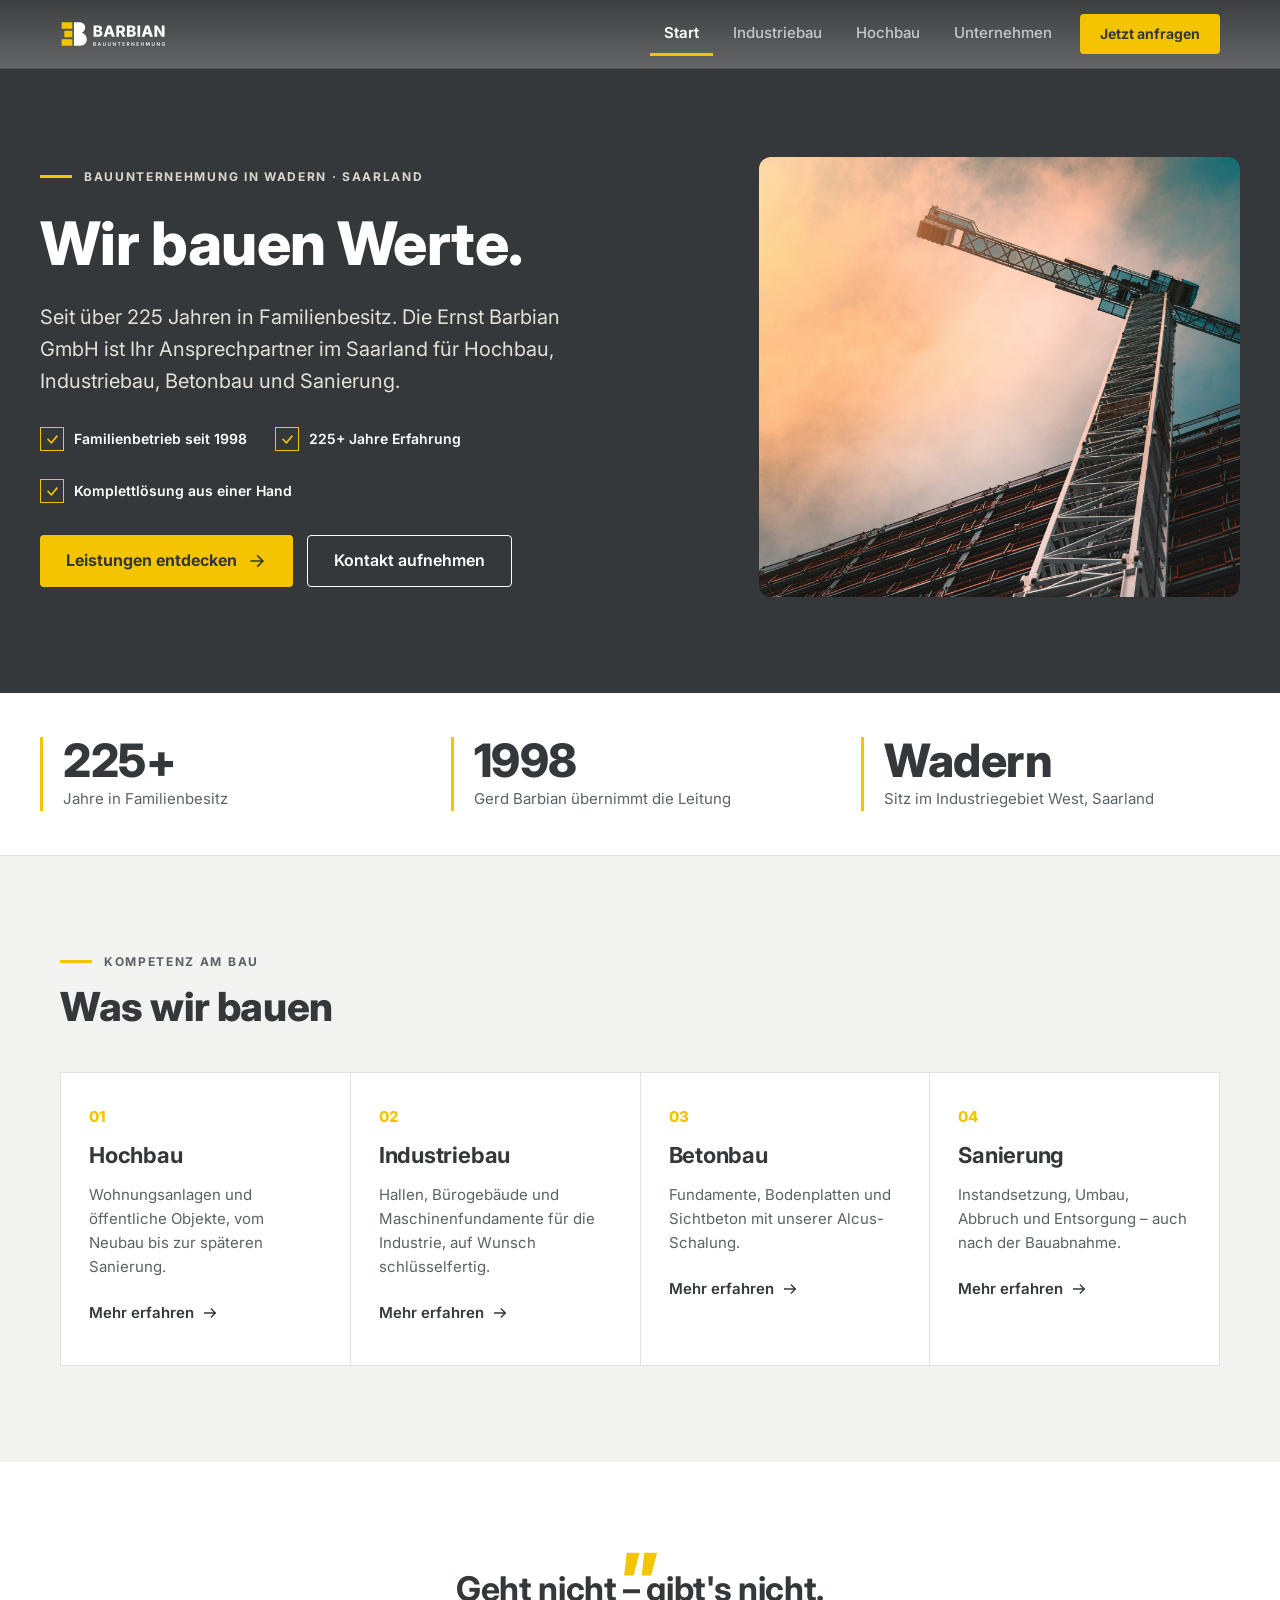
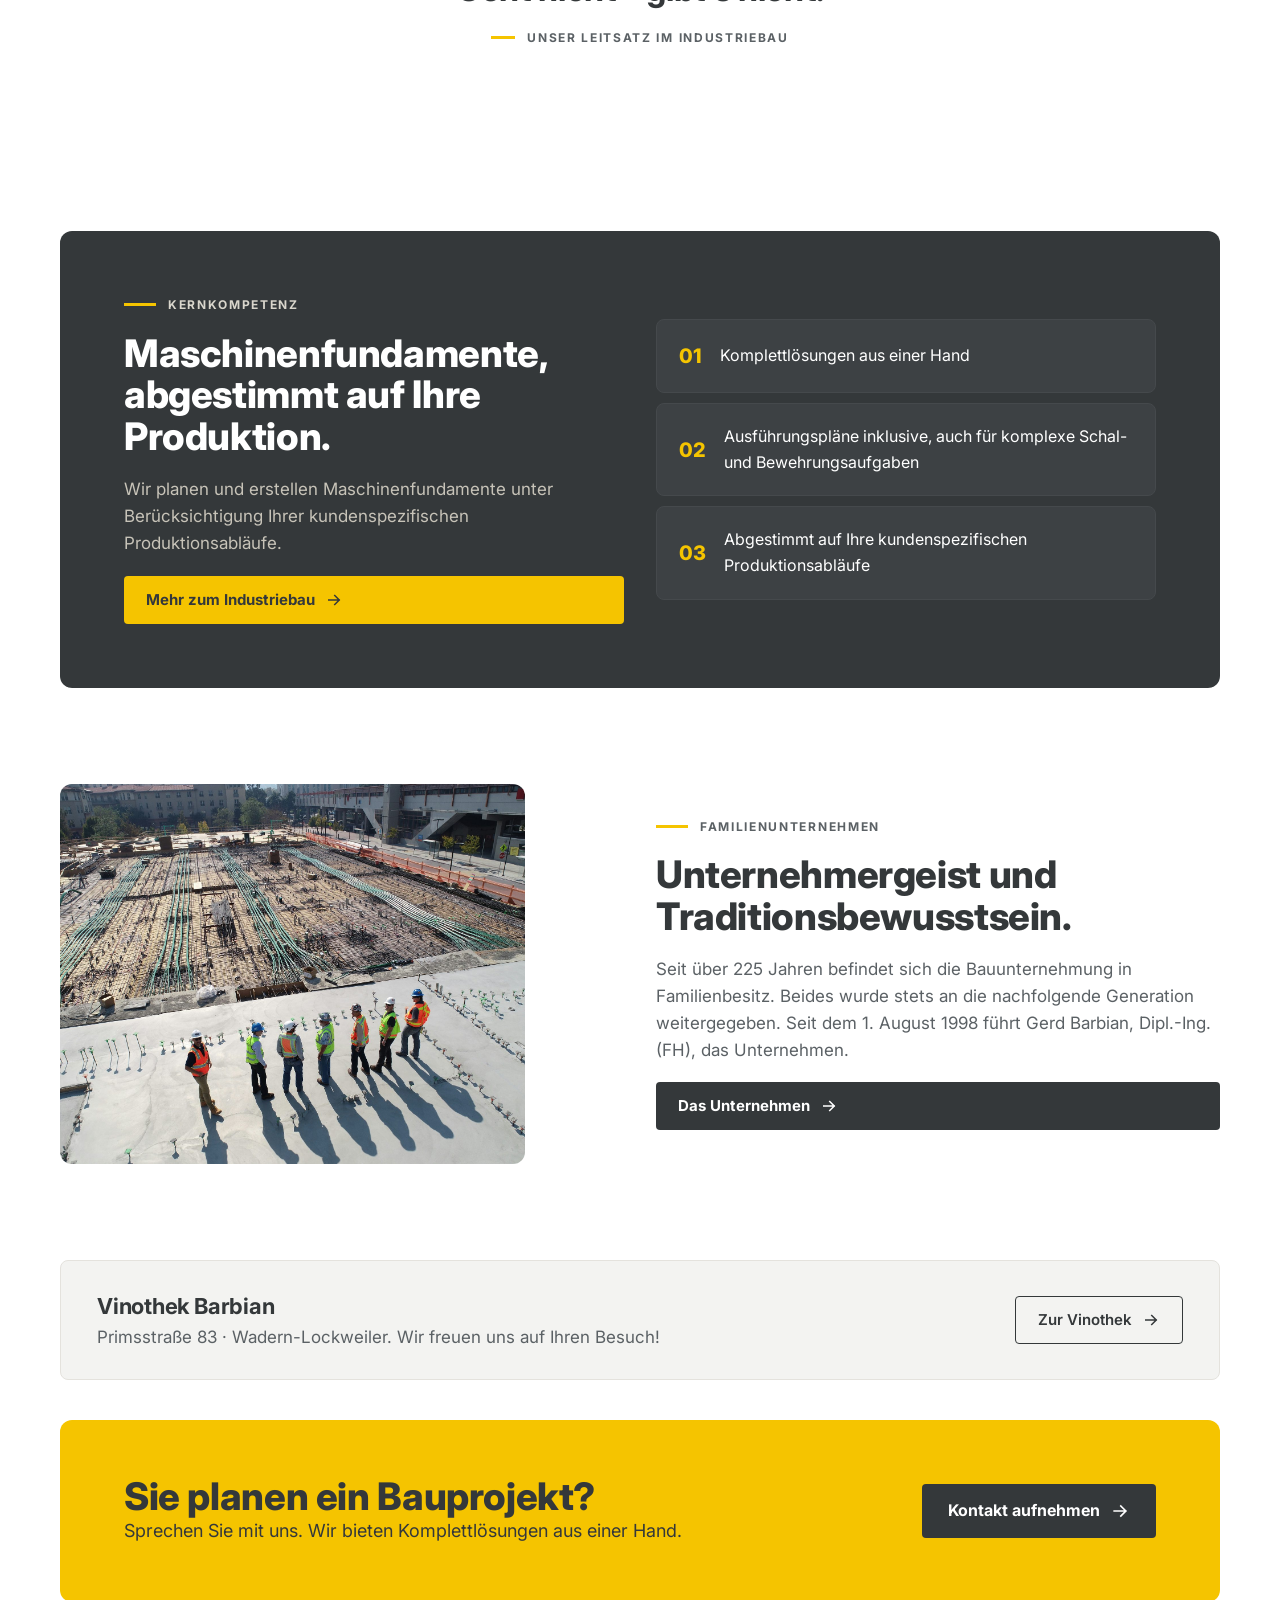
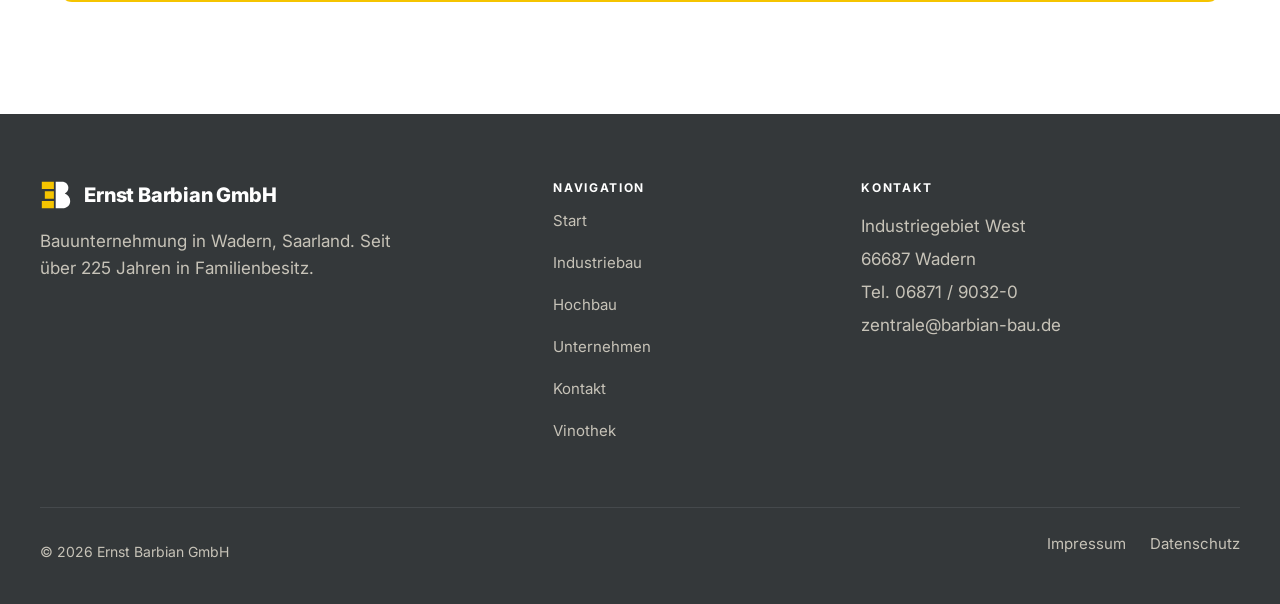
<file: index.html>
<!doctype html>
<html lang="de">
<head>
<meta charset="utf-8">
<meta name="viewport" content="width=device-width, initial-scale=1">
<title>Ernst Barbian GmbH – Bauunternehmung in Wadern, Saarland</title>
<meta name="description" content="Seit über 225 Jahren in Familienbesitz: Hochbau, Industriebau, Betonbau und Sanierung aus einer Hand – die Ernst Barbian GmbH in Wadern, Saarland.">
<link rel="icon" href="favicon.ico">
<link rel="apple-touch-icon" href="img/apple-touch-icon.png">
<link rel="preconnect" href="https://fonts.googleapis.com">
<link rel="preconnect" href="https://fonts.gstatic.com" crossorigin>
<link rel="stylesheet" href="https://fonts.googleapis.com/css2?family=Inter:wght@400;500;600;700;800&display=swap">
<link rel="stylesheet" href="css/style.css">
</head>
<body>

<header class="site-header">
<div class="site-header__inner">
<a class="logo-link" href="index.html" aria-label="Ernst Barbian GmbH – zur Startseite">
<img src="img/logo-horizontal-negativ.svg" alt="Ernst Barbian GmbH Bauunternehmung" width="107" height="30">
</a>
<nav class="nav" aria-label="Hauptnavigation">
<a class="nav__link is-active" href="index.html" aria-current="page">Start</a>
<a class="nav__link" href="industriebau.html">Industriebau</a>
<a class="nav__link" href="hochbau.html">Hochbau</a>
<a class="nav__link" href="unternehmen.html">Unternehmen</a>
<a class="nav__cta" href="kontakt.html">Jetzt anfragen</a>
</nav>
<button class="nav-toggle" aria-label="Menü öffnen" aria-expanded="false">
<svg width="24" height="24" viewBox="0 0 24 24" fill="none" stroke="currentColor" stroke-width="2" stroke-linecap="round" aria-hidden="true"><path d="M4 7h16M4 12h16M4 17h16"/></svg>
</button>
</div>
</header>

<main>

<!-- Hero -->
<section class="hero">
<div class="hero__inner">
<div class="hero__content">
<div class="eyebrow eyebrow--on-dark">
<span class="eyebrow__dash"></span>
<span class="eyebrow__label">Bauunternehmung in Wadern · Saarland</span>
</div>
<h1>Wir bauen Werte.</h1>
<p class="hero__lead">Seit über 225 Jahren in Familienbesitz. Die Ernst Barbian GmbH ist Ihr Ansprechpartner im Saarland für Hochbau, Industriebau, Betonbau und Sanierung.</p>

<div class="trust-row">
<div class="trust-item">
<span class="trust-icon"><svg width="13" height="13" viewBox="0 0 24 24" fill="none" stroke="#F5C400" stroke-width="3" stroke-linecap="square" aria-hidden="true"><path d="M4 12l6 6L20 6"/></svg></span>
<span class="trust-label">Familienbetrieb seit 1998</span>
</div>
<div class="trust-item">
<span class="trust-icon"><svg width="13" height="13" viewBox="0 0 24 24" fill="none" stroke="#F5C400" stroke-width="3" stroke-linecap="square" aria-hidden="true"><path d="M4 12l6 6L20 6"/></svg></span>
<span class="trust-label">225+ Jahre Erfahrung</span>
</div>
<div class="trust-item">
<span class="trust-icon"><svg width="13" height="13" viewBox="0 0 24 24" fill="none" stroke="#F5C400" stroke-width="3" stroke-linecap="square" aria-hidden="true"><path d="M4 12l6 6L20 6"/></svg></span>
<span class="trust-label">Komplettlösung aus einer Hand</span>
</div>
</div>

<div class="hero__ctas">
<a class="btn btn--primary" href="hochbau.html">
Leistungen entdecken
<svg width="20" height="20" viewBox="0 0 24 24" fill="none" stroke="currentColor" stroke-width="2" stroke-linecap="square" aria-hidden="true"><path d="M5 12h14M13 6l6 6-6 6"/></svg>
</a>
<a class="btn btn--outline-light" href="kontakt.html">Kontakt aufnehmen</a>
</div>
</div>
<div class="hero__media">
<img src="img/hero-kran.jpg" alt="Baukran bei Sonnenuntergang auf einer Baustelle" width="800" height="800" loading="eager">
</div>
</div>
</section>

<!-- Stats -->
<section class="stats">
<div class="stats__grid">
<div class="stat">
<div class="stat__value">225+</div>
<div class="stat__label">Jahre in Familienbesitz</div>
</div>
<div class="stat">
<div class="stat__value">1998</div>
<div class="stat__label">Gerd Barbian übernimmt die Leitung</div>
</div>
<div class="stat">
<div class="stat__value">Wadern</div>
<div class="stat__label">Sitz im Industriegebiet West, Saarland</div>
</div>
</div>
</section>

<!-- Was wir bauen -->
<section class="section section--grey">
<div class="container">
<div class="section-head">
<div class="eyebrow">
<span class="eyebrow__dash"></span>
<span class="eyebrow__label">Kompetenz am Bau</span>
</div>
<h2>Was wir bauen</h2>
</div>
<div class="cat-grid">
<div class="cat-card">
<div class="cat-card__num">01</div>
<h3>Hochbau</h3>
<p>Wohnungsanlagen und öffentliche Objekte, vom Neubau bis zur späteren Sanierung.</p>
<a class="btn btn--ghost" href="hochbau.html">Mehr erfahren
<svg width="16" height="16" viewBox="0 0 24 24" fill="none" stroke="currentColor" stroke-width="2" stroke-linecap="square" aria-hidden="true"><path d="M4 12h16M14 6l6 6-6 6"/></svg>
</a>
</div>
<div class="cat-card">
<div class="cat-card__num">02</div>
<h3>Industriebau</h3>
<p>Hallen, Bürogebäude und Maschinenfundamente für die Industrie, auf Wunsch schlüsselfertig.</p>
<a class="btn btn--ghost" href="industriebau.html">Mehr erfahren
<svg width="16" height="16" viewBox="0 0 24 24" fill="none" stroke="currentColor" stroke-width="2" stroke-linecap="square" aria-hidden="true"><path d="M4 12h16M14 6l6 6-6 6"/></svg>
</a>
</div>
<div class="cat-card">
<div class="cat-card__num">03</div>
<h3>Betonbau</h3>
<p>Fundamente, Bodenplatten und Sichtbeton mit unserer Alcus-Schalung.</p>
<a class="btn btn--ghost" href="hochbau.html">Mehr erfahren
<svg width="16" height="16" viewBox="0 0 24 24" fill="none" stroke="currentColor" stroke-width="2" stroke-linecap="square" aria-hidden="true"><path d="M4 12h16M14 6l6 6-6 6"/></svg>
</a>
</div>
<div class="cat-card">
<div class="cat-card__num">04</div>
<h3>Sanierung</h3>
<p>Instandsetzung, Umbau, Abbruch und Entsorgung – auch nach der Bauabnahme.</p>
<a class="btn btn--ghost" href="industriebau.html">Mehr erfahren
<svg width="16" height="16" viewBox="0 0 24 24" fill="none" stroke="currentColor" stroke-width="2" stroke-linecap="square" aria-hidden="true"><path d="M4 12h16M14 6l6 6-6 6"/></svg>
</a>
</div>
</div>
</div>
</section>

<!-- Pull quote -->
<section class="quote">
<div class="quote__inner">
<span class="quote__mark">„</span>
<p class="quote__text">Geht nicht – gibt's nicht.</p>
<div class="eyebrow">
<span class="eyebrow__dash" style="width:24px;"></span>
<span class="eyebrow__label">Unser Leitsatz im Industriebau</span>
</div>
</div>
</section>

<!-- Kernkompetenz -->
<section class="section">
<div class="container">
<div class="promo-dark">
<div class="promo-dark__text">
<div class="eyebrow eyebrow--on-dark">
<span class="eyebrow__dash"></span>
<span class="eyebrow__label">Kernkompetenz</span>
</div>
<h2>Maschinenfundamente, abgestimmt auf Ihre Produktion.</h2>
<p>Wir planen und erstellen Maschinenfundamente unter Berücksichtigung Ihrer kundenspezifischen Produktionsabläufe.</p>
<a class="btn btn--primary btn--sm" href="industriebau.html">Mehr zum Industriebau
<svg width="18" height="18" viewBox="0 0 24 24" fill="none" stroke="currentColor" stroke-width="2" stroke-linecap="square" aria-hidden="true"><path d="M5 12h14M13 6l6 6-6 6"/></svg>
</a>
</div>
<div class="promo-dark__list">
<div class="kern-item"><span class="kern-item__n">01</span><span class="kern-item__t">Komplettlösungen aus einer Hand</span></div>
<div class="kern-item"><span class="kern-item__n">02</span><span class="kern-item__t">Ausführungspläne inklusive, auch für komplexe Schal- und Bewehrungsaufgaben</span></div>
<div class="kern-item"><span class="kern-item__n">03</span><span class="kern-item__t">Abgestimmt auf Ihre kundenspezifischen Produktionsabläufe</span></div>
</div>
</div>
</div>
</section>

<!-- Familienunternehmen -->
<section class="section section--no-top">
<div class="container">
<div class="split">
<div class="split__media">
<img src="img/team-bewehrung.jpg" alt="Team bei Bewehrungs- und Betonarbeiten auf einer Baustelle" width="800" height="533" loading="lazy">
</div>
<div class="split__text">
<div class="eyebrow">
<span class="eyebrow__dash"></span>
<span class="eyebrow__label">Familienunternehmen</span>
</div>
<h2>Unternehmergeist und Traditionsbewusstsein.</h2>
<p>Seit über 225 Jahren befindet sich die Bauunternehmung in Familienbesitz. Beides wurde stets an die nachfolgende Generation weitergegeben. Seit dem 1. August 1998 führt Gerd Barbian, Dipl.-Ing. (FH), das Unternehmen.</p>
<a class="btn btn--dark btn--sm" href="unternehmen.html">Das Unternehmen
<svg width="18" height="18" viewBox="0 0 24 24" fill="none" stroke="currentColor" stroke-width="2" stroke-linecap="square" aria-hidden="true"><path d="M5 12h14M13 6l6 6-6 6"/></svg>
</a>
</div>
</div>
</div>
</section>

<!-- Vinothek teaser -->
<section class="section section--no-top" style="padding-bottom:0;">
<div class="container">
<div class="teaser-row">
<div>
<div class="teaser-row__title">Vinothek Barbian</div>
<div class="teaser-row__sub">Primsstraße 83 · Wadern-Lockweiler. Wir freuen uns auf Ihren Besuch!</div>
</div>
<a class="btn btn--outline-dark btn--sm" href="vinothek.html">Zur Vinothek
<svg width="18" height="18" viewBox="0 0 24 24" fill="none" stroke="currentColor" stroke-width="2" stroke-linecap="square" aria-hidden="true"><path d="M5 12h14M13 6l6 6-6 6"/></svg>
</a>
</div>
</div>
</section>

<!-- CTA -->
<section class="section" style="padding:40px 0 112px;">
<div class="container">
<div class="cta-band">
<div>
<h2>Sie planen ein Bauprojekt?</h2>
<p>Sprechen Sie mit uns. Wir bieten Komplettlösungen aus einer Hand.</p>
</div>
<a class="btn btn--dark" href="kontakt.html" style="height:54px;">Kontakt aufnehmen
<svg width="20" height="20" viewBox="0 0 24 24" fill="none" stroke="currentColor" stroke-width="2" stroke-linecap="square" aria-hidden="true"><path d="M5 12h14M13 6l6 6-6 6"/></svg>
</a>
</div>
</div>
</section>

</main>

<footer class="site-footer">
<div class="site-footer__inner">
<div class="footer-grid">
<div class="footer-brand">
<div class="footer-brand__top">
<img src="img/bildmarke-negativ.svg" alt="" aria-hidden="true" width="34" height="36">
<span class="footer-brand__name">Ernst Barbian GmbH</span>
</div>
<div class="footer-brand__text">Bauunternehmung in Wadern, Saarland. Seit über 225 Jahren in Familienbesitz.</div>
</div>
<div class="footer-col">
<div class="footer-col__title">Navigation</div>
<a class="footer-link" href="index.html">Start</a>
<a class="footer-link" href="industriebau.html">Industriebau</a>
<a class="footer-link" href="hochbau.html">Hochbau</a>
<a class="footer-link" href="unternehmen.html">Unternehmen</a>
<a class="footer-link" href="kontakt.html">Kontakt</a>
<a class="footer-link" href="vinothek.html">Vinothek</a>
</div>
<div class="footer-col footer-col--contact">
<div class="footer-col__title">Kontakt</div>
<div>Industriegebiet West</div>
<div>66687 Wadern</div>
<div>Tel. 06871 / 9032-0</div>
<div>zentrale@barbian-bau.de</div>
</div>
</div>
<div class="footer-bottom">
<div>© 2026 Ernst Barbian GmbH</div>
<div class="footer-bottom__links">
<a class="footer-link" href="impressum-datenschutz.html">Impressum</a>
<a class="footer-link" href="impressum-datenschutz.html">Datenschutz</a>
</div>
</div>
</div>
</footer>

<script src="js/main.js"></script>
</body>
</html>
</file>
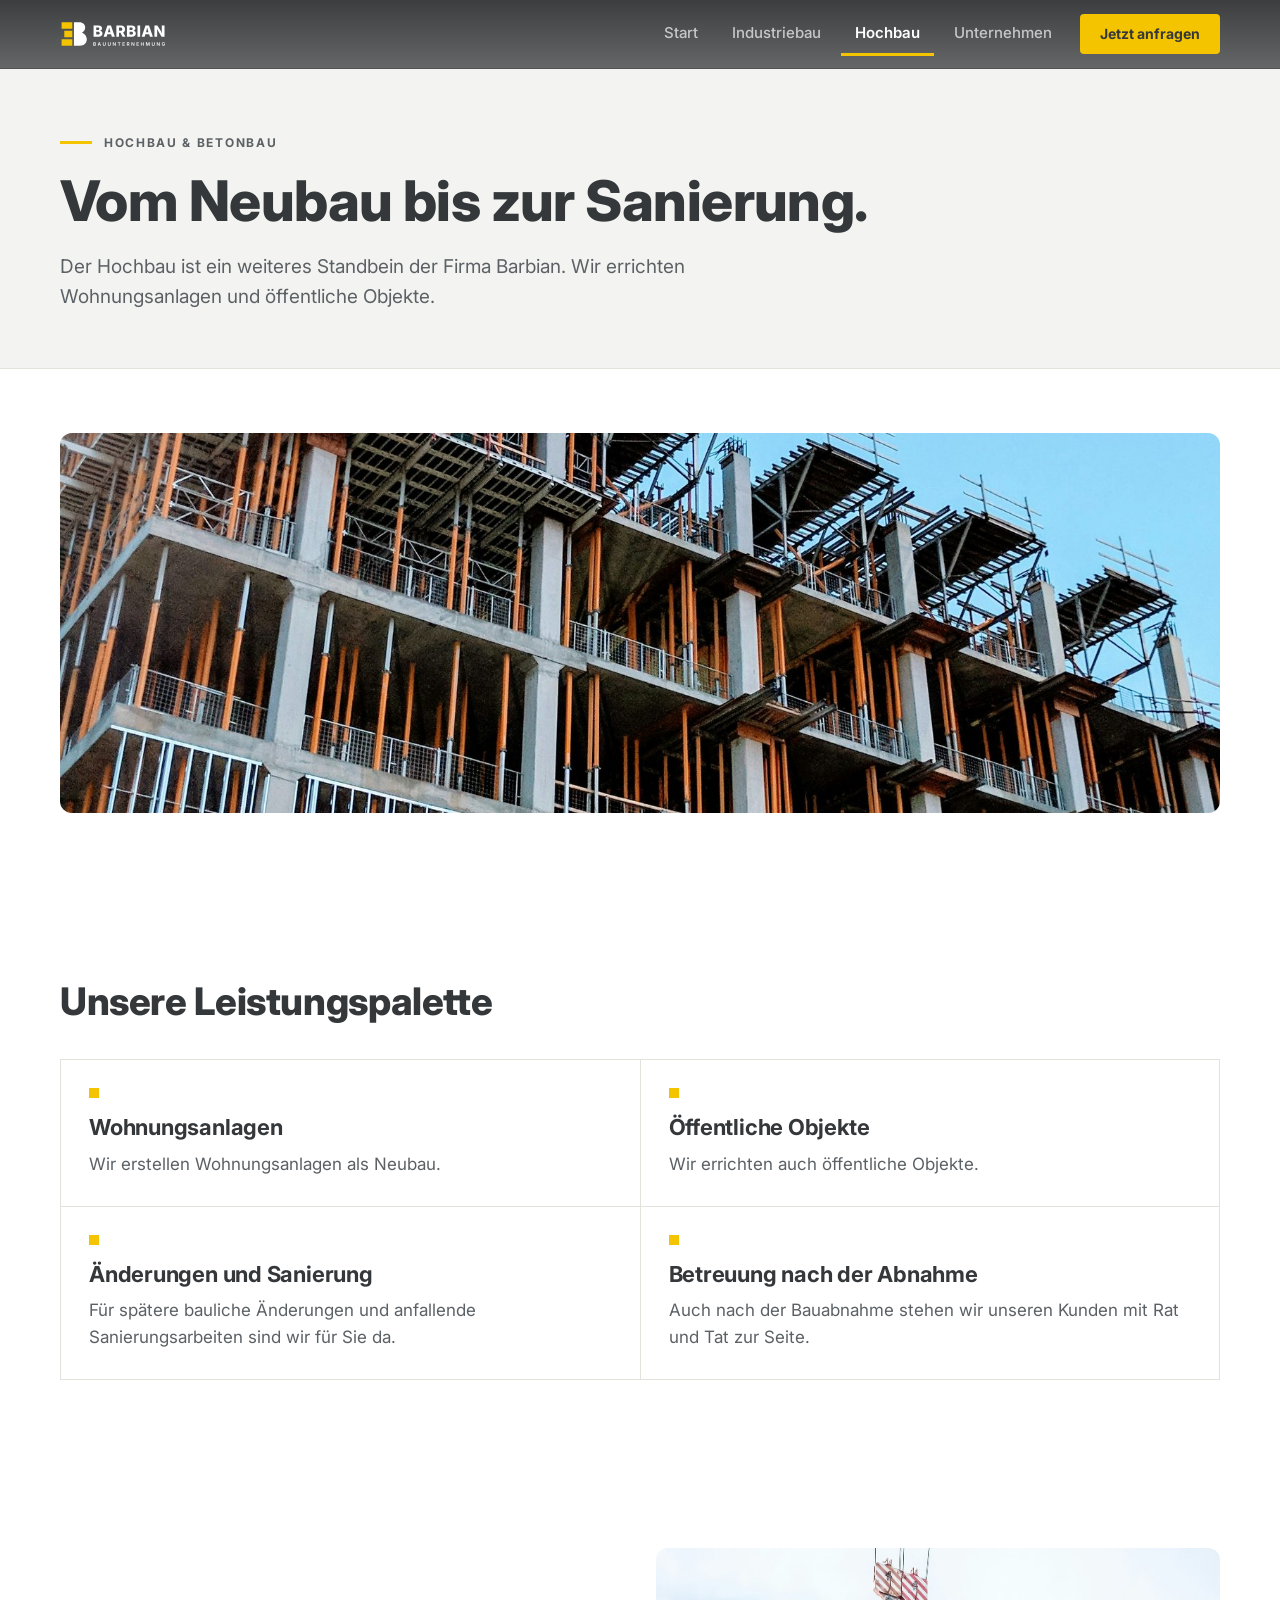
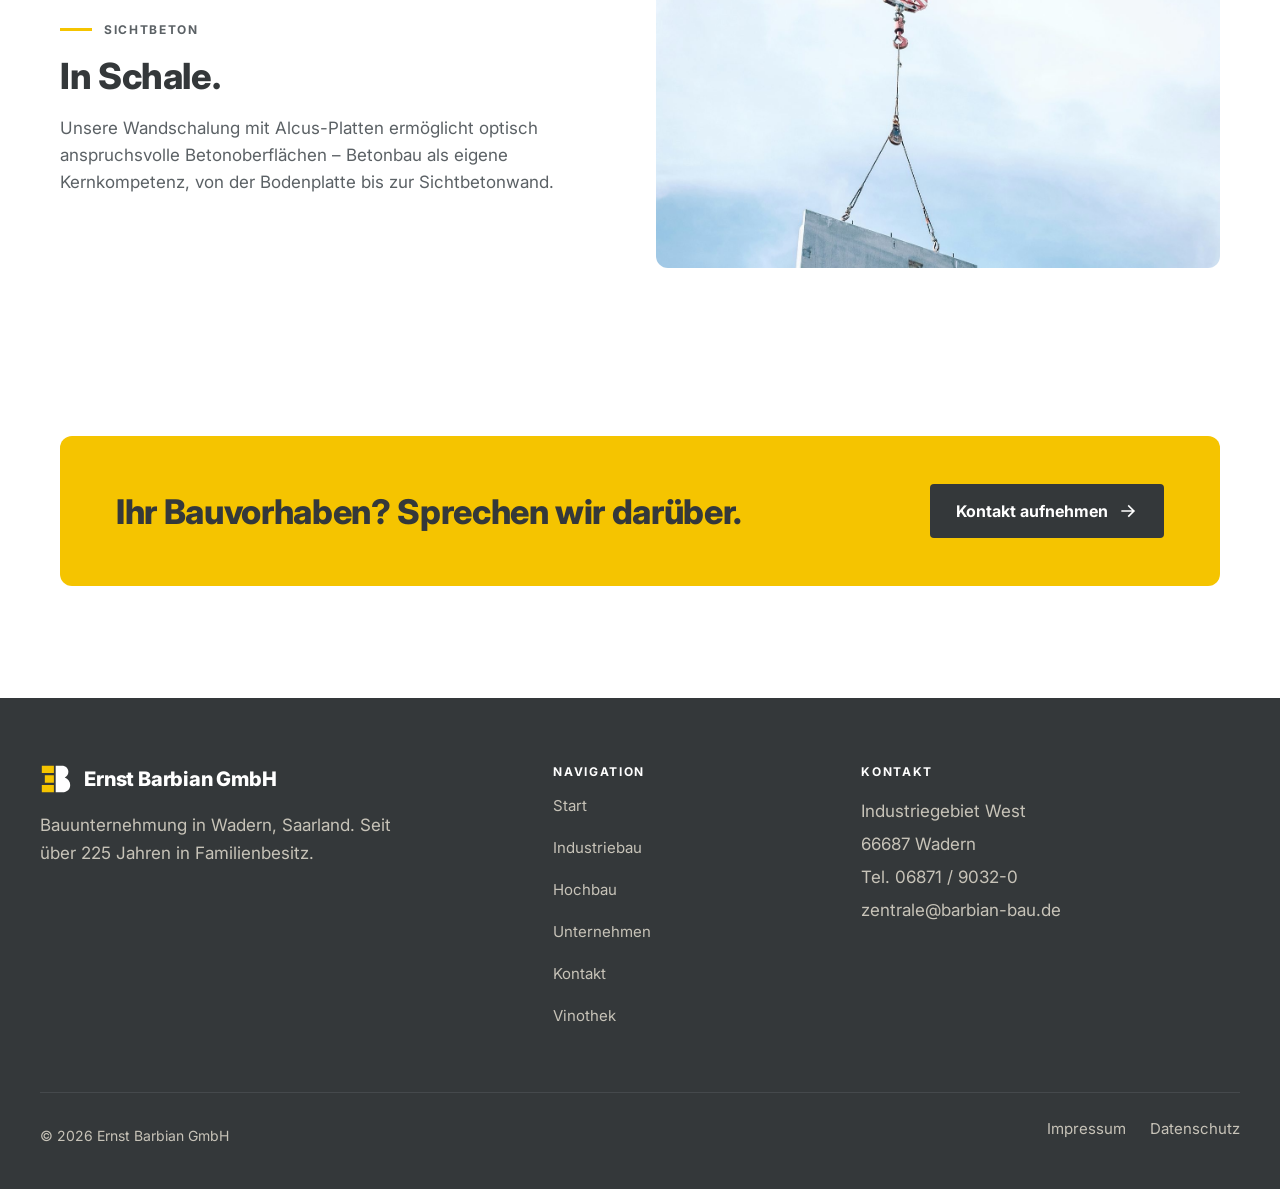
<file: hochbau.html>
<!doctype html>
<html lang="de">
<head>
<meta charset="utf-8">
<meta name="viewport" content="width=device-width, initial-scale=1">
<title>Hochbau &amp; Betonbau – Ernst Barbian GmbH</title>
<meta name="description" content="Vom Neubau bis zur Sanierung: Wohnungsanlagen, öffentliche Objekte und Sichtbeton mit Alcus-Schalung – Hochbau und Betonbau von Barbian.">
<link rel="icon" href="favicon.ico">
<link rel="apple-touch-icon" href="img/apple-touch-icon.png">
<link rel="preconnect" href="https://fonts.googleapis.com">
<link rel="preconnect" href="https://fonts.gstatic.com" crossorigin>
<link rel="stylesheet" href="https://fonts.googleapis.com/css2?family=Inter:wght@400;500;600;700;800&display=swap">
<link rel="stylesheet" href="css/style.css">
</head>
<body>

<header class="site-header">
<div class="site-header__inner">
<a class="logo-link" href="index.html" aria-label="Ernst Barbian GmbH – zur Startseite">
<img src="img/logo-horizontal-negativ.svg" alt="Ernst Barbian GmbH Bauunternehmung" width="107" height="30">
</a>
<nav class="nav" aria-label="Hauptnavigation">
<a class="nav__link" href="index.html">Start</a>
<a class="nav__link" href="industriebau.html">Industriebau</a>
<a class="nav__link is-active" href="hochbau.html" aria-current="page">Hochbau</a>
<a class="nav__link" href="unternehmen.html">Unternehmen</a>
<a class="nav__cta" href="kontakt.html">Jetzt anfragen</a>
</nav>
<button class="nav-toggle" aria-label="Menü öffnen" aria-expanded="false">
<svg width="24" height="24" viewBox="0 0 24 24" fill="none" stroke="currentColor" stroke-width="2" stroke-linecap="round" aria-hidden="true"><path d="M4 7h16M4 12h16M4 17h16"/></svg>
</button>
</div>
</header>

<main>

<section class="page-hero">
<div class="container page-hero__inner">
<div class="eyebrow">
<span class="eyebrow__dash"></span>
<span class="eyebrow__label">Hochbau &amp; Betonbau</span>
</div>
<h1>Vom Neubau bis zur Sanierung.</h1>
<p>Der Hochbau ist ein weiteres Standbein der Firma Barbian. Wir errichten Wohnungsanlagen und öffentliche Objekte.</p>
</div>
</section>

<section class="section section--no-top" style="padding-top:64px;">
<div class="container">
<div class="full-media">
<img src="img/fassade-rohbau.jpg" alt="Gebäudefassade im Rohbau mit Schalung" width="1200" height="380" loading="eager">
</div>
</div>
</section>

<section class="section section--no-top" style="padding-top:72px;">
<div class="container">
<h2 style="font-weight:800; font-size:38px; line-height:1.1; letter-spacing:-0.01em; color:#34383A; margin-bottom:36px;">Unsere Leistungspalette</h2>
<div class="items-grid">
<div class="item-card">
<span class="item-card__dot"></span>
<h3>Wohnungsanlagen</h3>
<p>Wir erstellen Wohnungsanlagen als Neubau.</p>
</div>
<div class="item-card">
<span class="item-card__dot"></span>
<h3>Öffentliche Objekte</h3>
<p>Wir errichten auch öffentliche Objekte.</p>
</div>
<div class="item-card">
<span class="item-card__dot"></span>
<h3>Änderungen und Sanierung</h3>
<p>Für spätere bauliche Änderungen und anfallende Sanierungsarbeiten sind wir für Sie da.</p>
</div>
<div class="item-card">
<span class="item-card__dot"></span>
<h3>Betreuung nach der Abnahme</h3>
<p>Auch nach der Bauabnahme stehen wir unseren Kunden mit Rat und Tat zur Seite.</p>
</div>
</div>
</div>
</section>

<section class="section section--no-top" style="padding-top:72px;">
<div class="container">
<div class="split">
<div class="split__text" style="grid-column: span 6;">
<div class="eyebrow">
<span class="eyebrow__dash"></span>
<span class="eyebrow__label">Sichtbeton</span>
</div>
<h2 style="font-size:36px;">In Schale.</h2>
<p>Unsere Wandschalung mit Alcus-Platten ermöglicht optisch anspruchsvolle Betonoberflächen – Betonbau als eigene Kernkompetenz, von der Bodenplatte bis zur Sichtbetonwand.</p>
</div>
<div class="split__media" style="grid-column: span 6; height:320px;">
<img src="img/betonfertigteil.jpg" alt="Betonfertigteil am Kranhaken" width="700" height="320" loading="lazy">
</div>
</div>
</div>
</section>

<section class="section" style="padding:72px 0 112px;">
<div class="container">
<div class="cta-band cta-band--sm">
<h2>Ihr Bauvorhaben? Sprechen wir darüber.</h2>
<a class="btn btn--dark" href="kontakt.html" style="height:54px;">Kontakt aufnehmen
<svg width="20" height="20" viewBox="0 0 24 24" fill="none" stroke="currentColor" stroke-width="2" stroke-linecap="square" aria-hidden="true"><path d="M5 12h14M13 6l6 6-6 6"/></svg>
</a>
</div>
</div>
</section>

</main>

<footer class="site-footer">
<div class="site-footer__inner">
<div class="footer-grid">
<div class="footer-brand">
<div class="footer-brand__top">
<img src="img/bildmarke-negativ.svg" alt="" aria-hidden="true" width="34" height="36">
<span class="footer-brand__name">Ernst Barbian GmbH</span>
</div>
<div class="footer-brand__text">Bauunternehmung in Wadern, Saarland. Seit über 225 Jahren in Familienbesitz.</div>
</div>
<div class="footer-col">
<div class="footer-col__title">Navigation</div>
<a class="footer-link" href="index.html">Start</a>
<a class="footer-link" href="industriebau.html">Industriebau</a>
<a class="footer-link" href="hochbau.html">Hochbau</a>
<a class="footer-link" href="unternehmen.html">Unternehmen</a>
<a class="footer-link" href="kontakt.html">Kontakt</a>
<a class="footer-link" href="vinothek.html">Vinothek</a>
</div>
<div class="footer-col footer-col--contact">
<div class="footer-col__title">Kontakt</div>
<div>Industriegebiet West</div>
<div>66687 Wadern</div>
<div>Tel. 06871 / 9032-0</div>
<div>zentrale@barbian-bau.de</div>
</div>
</div>
<div class="footer-bottom">
<div>© 2026 Ernst Barbian GmbH</div>
<div class="footer-bottom__links">
<a class="footer-link" href="impressum-datenschutz.html">Impressum</a>
<a class="footer-link" href="impressum-datenschutz.html">Datenschutz</a>
</div>
</div>
</div>
</footer>

<script src="js/main.js"></script>
</body>
</html>
</file>
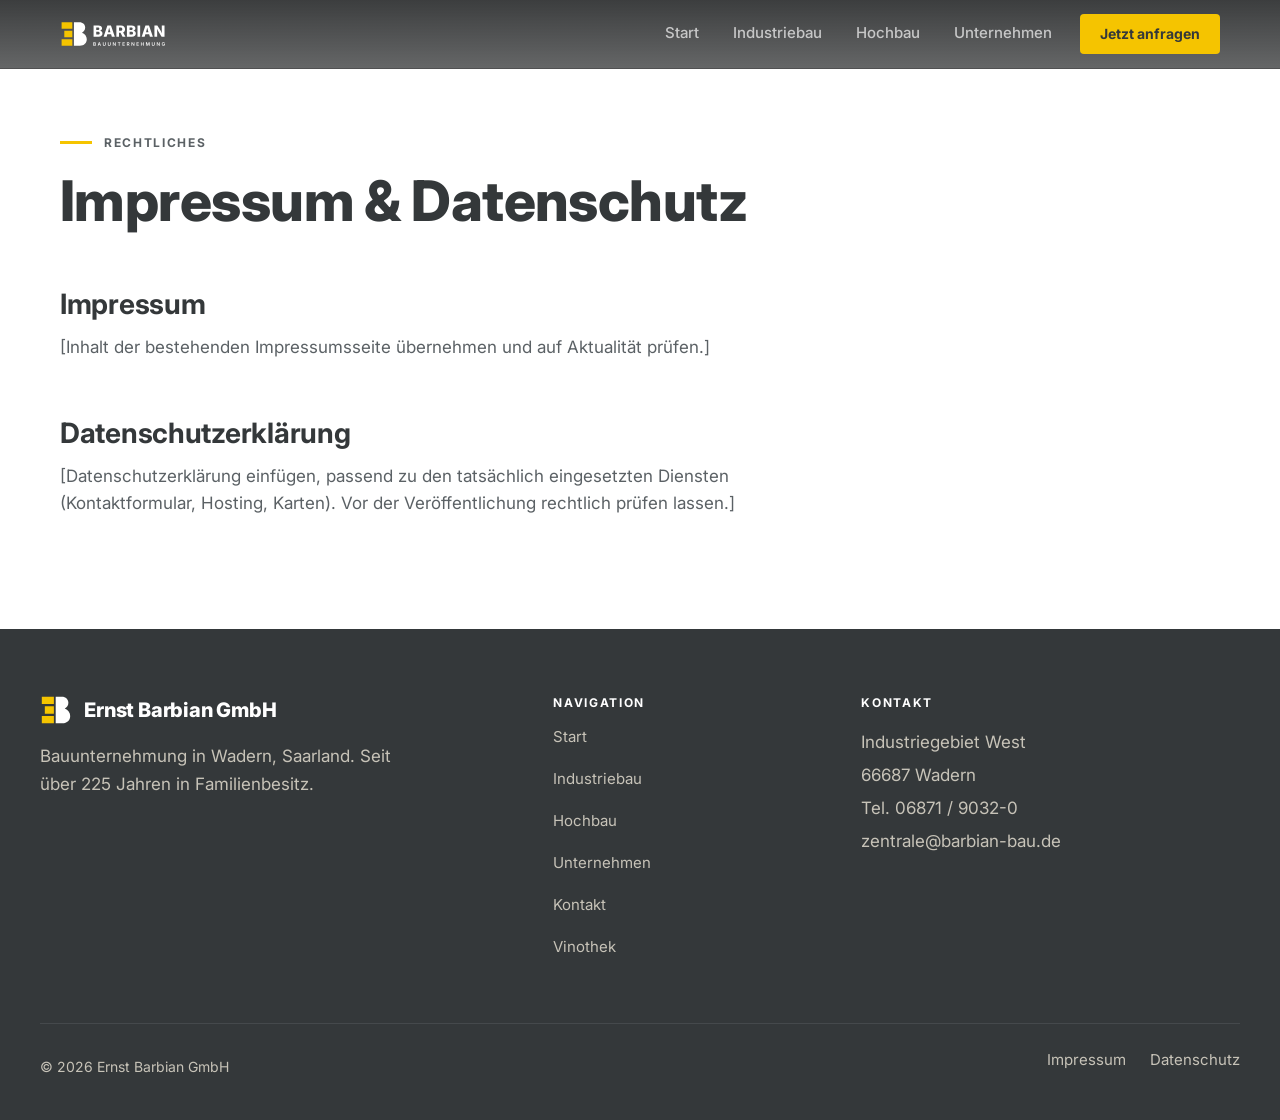
<file: impressum-datenschutz.html>
<!doctype html>
<html lang="de">
<head>
<meta charset="utf-8">
<meta name="viewport" content="width=device-width, initial-scale=1">
<title>Impressum &amp; Datenschutz – Ernst Barbian GmbH</title>
<meta name="description" content="Impressum und Datenschutzerklärung der Ernst Barbian GmbH.">
<link rel="icon" href="favicon.ico">
<link rel="apple-touch-icon" href="img/apple-touch-icon.png">
<link rel="preconnect" href="https://fonts.googleapis.com">
<link rel="preconnect" href="https://fonts.gstatic.com" crossorigin>
<link rel="stylesheet" href="https://fonts.googleapis.com/css2?family=Inter:wght@400;500;600;700;800&display=swap">
<link rel="stylesheet" href="css/style.css">
</head>
<body>

<header class="site-header">
<div class="site-header__inner">
<a class="logo-link" href="index.html" aria-label="Ernst Barbian GmbH – zur Startseite">
<img src="img/logo-horizontal-negativ.svg" alt="Ernst Barbian GmbH Bauunternehmung" width="107" height="30">
</a>
<nav class="nav" aria-label="Hauptnavigation">
<a class="nav__link" href="index.html">Start</a>
<a class="nav__link" href="industriebau.html">Industriebau</a>
<a class="nav__link" href="hochbau.html">Hochbau</a>
<a class="nav__link" href="unternehmen.html">Unternehmen</a>
<a class="nav__cta" href="kontakt.html">Jetzt anfragen</a>
</nav>
<button class="nav-toggle" aria-label="Menü öffnen" aria-expanded="false">
<svg width="24" height="24" viewBox="0 0 24 24" fill="none" stroke="currentColor" stroke-width="2" stroke-linecap="round" aria-hidden="true"><path d="M4 7h16M4 12h16M4 17h16"/></svg>
</button>
</div>
</header>

<main>

<section class="section" style="padding:64px 0 112px;">
<div class="container" style="display:flex; flex-direction:column; gap:56px;">
<div style="display:flex; flex-direction:column; gap:20px;">
<div class="eyebrow">
<span class="eyebrow__dash"></span>
<span class="eyebrow__label">Rechtliches</span>
</div>
<h1 style="font-weight:800; font-size:56px; line-height:1.06; letter-spacing:-0.01em; color:#34383A;">Impressum &amp; Datenschutz</h1>
</div>
<div class="legal-block">
<h2>Impressum</h2>
<p>[Inhalt der bestehenden Impressumsseite übernehmen und auf Aktualität prüfen.]</p>
</div>
<div class="legal-block">
<h2>Datenschutzerklärung</h2>
<p>[Datenschutzerklärung einfügen, passend zu den tatsächlich eingesetzten Diensten (Kontaktformular, Hosting, Karten). Vor der Veröffentlichung rechtlich prüfen lassen.]</p>
</div>
</div>
</section>

</main>

<footer class="site-footer">
<div class="site-footer__inner">
<div class="footer-grid">
<div class="footer-brand">
<div class="footer-brand__top">
<img src="img/bildmarke-negativ.svg" alt="" aria-hidden="true" width="34" height="36">
<span class="footer-brand__name">Ernst Barbian GmbH</span>
</div>
<div class="footer-brand__text">Bauunternehmung in Wadern, Saarland. Seit über 225 Jahren in Familienbesitz.</div>
</div>
<div class="footer-col">
<div class="footer-col__title">Navigation</div>
<a class="footer-link" href="index.html">Start</a>
<a class="footer-link" href="industriebau.html">Industriebau</a>
<a class="footer-link" href="hochbau.html">Hochbau</a>
<a class="footer-link" href="unternehmen.html">Unternehmen</a>
<a class="footer-link" href="kontakt.html">Kontakt</a>
<a class="footer-link" href="vinothek.html">Vinothek</a>
</div>
<div class="footer-col footer-col--contact">
<div class="footer-col__title">Kontakt</div>
<div>Industriegebiet West</div>
<div>66687 Wadern</div>
<div>Tel. 06871 / 9032-0</div>
<div>zentrale@barbian-bau.de</div>
</div>
</div>
<div class="footer-bottom">
<div>© 2026 Ernst Barbian GmbH</div>
<div class="footer-bottom__links">
<a class="footer-link" href="impressum-datenschutz.html">Impressum</a>
<a class="footer-link" href="impressum-datenschutz.html">Datenschutz</a>
</div>
</div>
</div>
</footer>

<script src="js/main.js"></script>
</body>
</html>
</file>
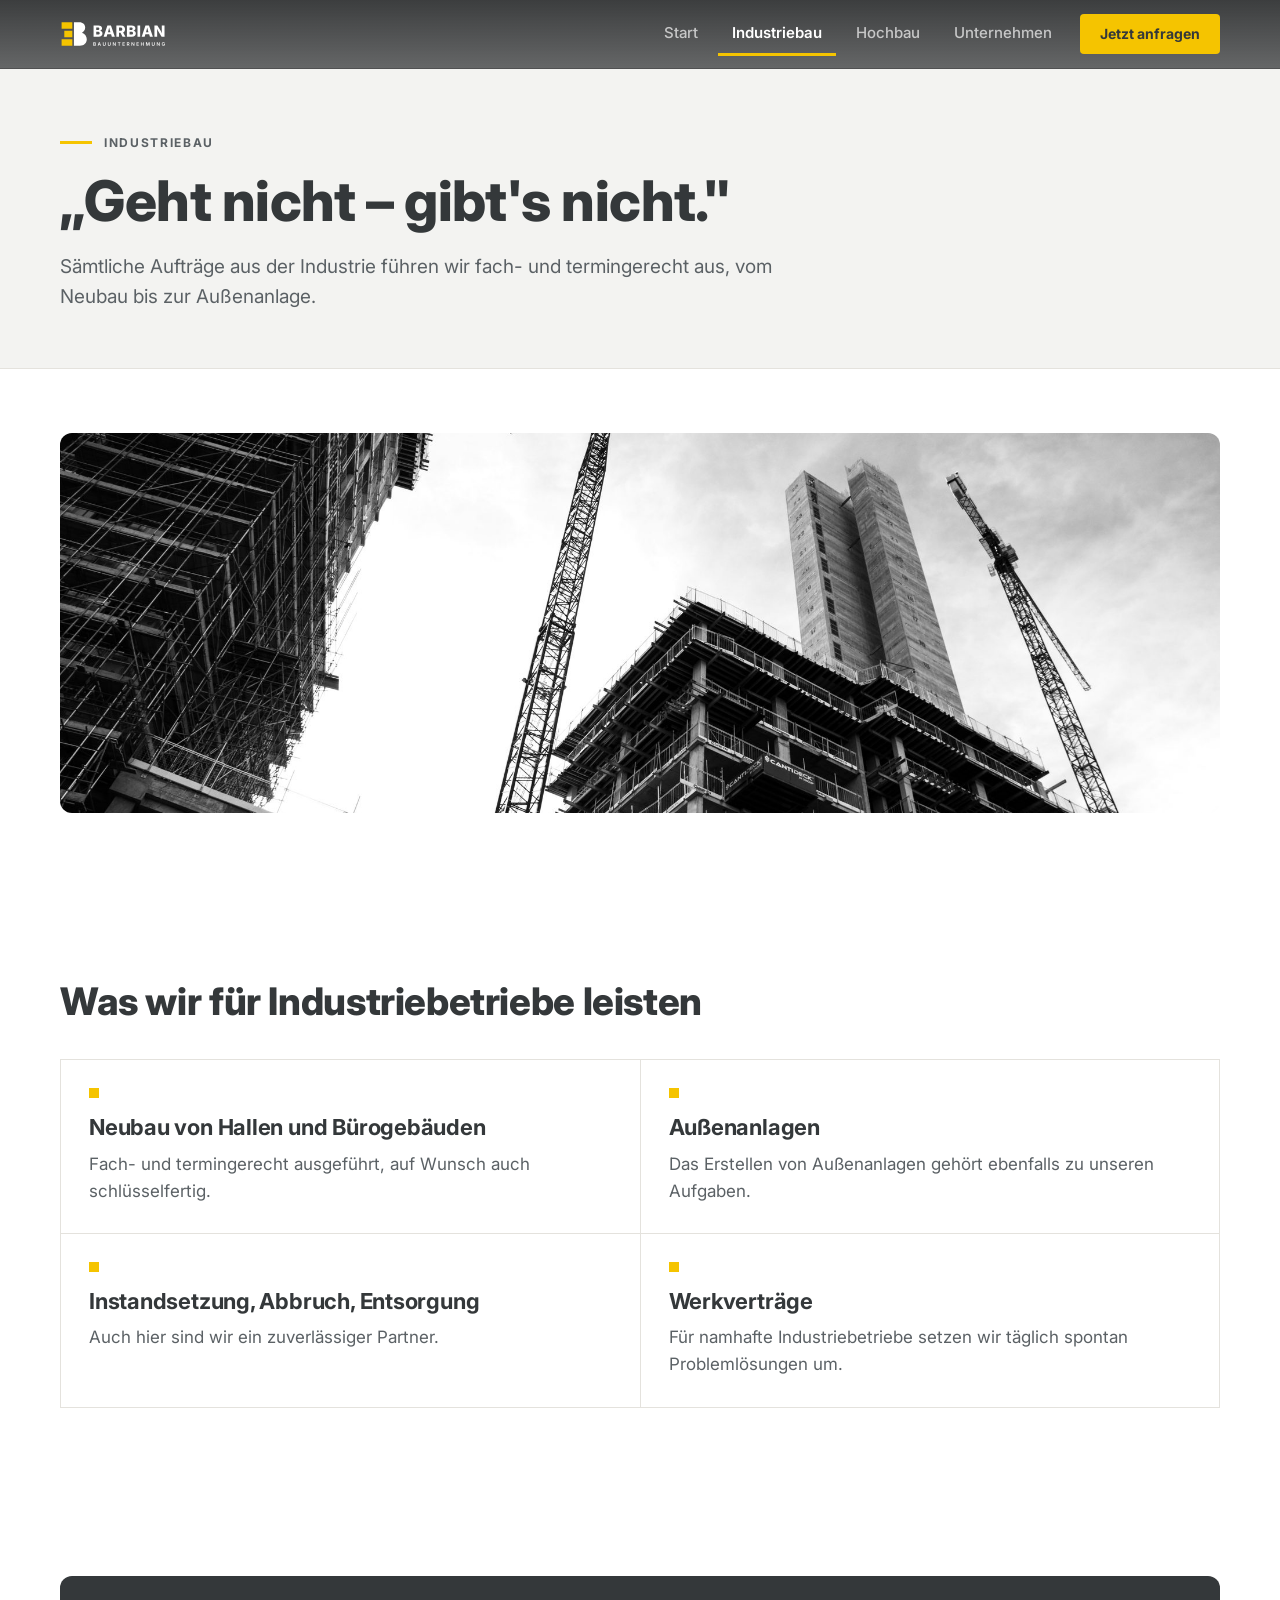
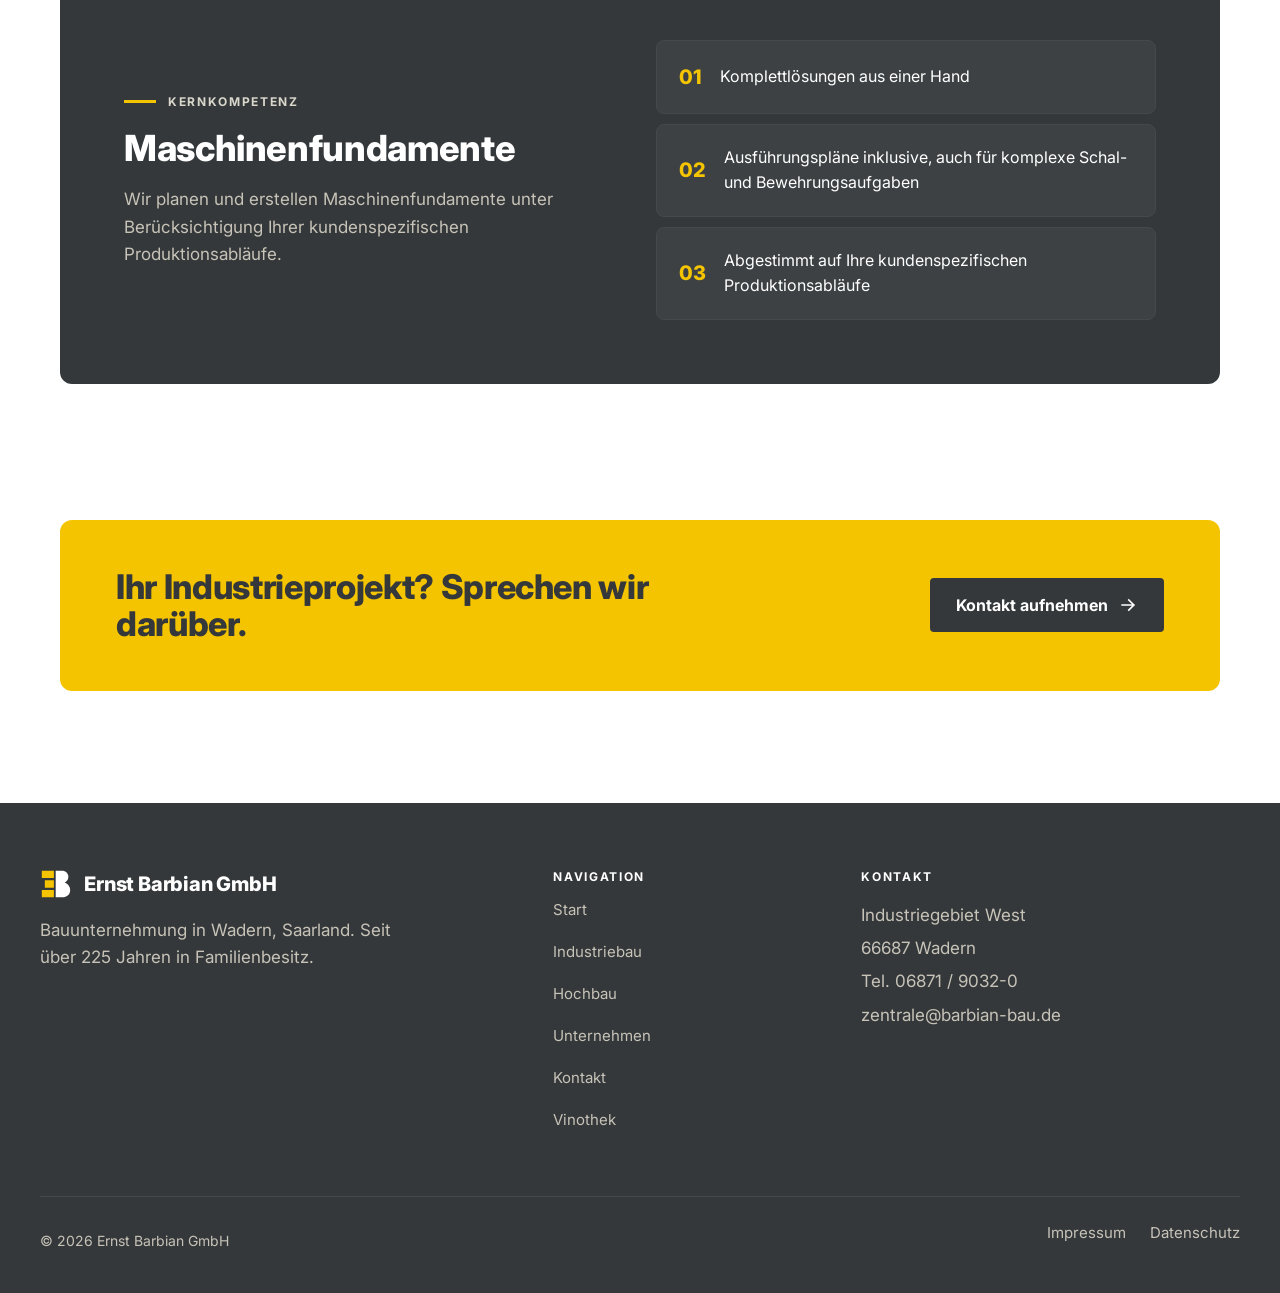
<file: industriebau.html>
<!doctype html>
<html lang="de">
<head>
<meta charset="utf-8">
<meta name="viewport" content="width=device-width, initial-scale=1">
<title>Industriebau – Ernst Barbian GmbH</title>
<meta name="description" content="Neubau von Hallen und Bürogebäuden, Außenanlagen, Instandsetzung und Maschinenfundamente für die Industrie – fach- und termingerecht von Barbian.">
<link rel="icon" href="favicon.ico">
<link rel="apple-touch-icon" href="img/apple-touch-icon.png">
<link rel="preconnect" href="https://fonts.googleapis.com">
<link rel="preconnect" href="https://fonts.gstatic.com" crossorigin>
<link rel="stylesheet" href="https://fonts.googleapis.com/css2?family=Inter:wght@400;500;600;700;800&display=swap">
<link rel="stylesheet" href="css/style.css">
</head>
<body>

<header class="site-header">
<div class="site-header__inner">
<a class="logo-link" href="index.html" aria-label="Ernst Barbian GmbH – zur Startseite">
<img src="img/logo-horizontal-negativ.svg" alt="Ernst Barbian GmbH Bauunternehmung" width="107" height="30">
</a>
<nav class="nav" aria-label="Hauptnavigation">
<a class="nav__link" href="index.html">Start</a>
<a class="nav__link is-active" href="industriebau.html" aria-current="page">Industriebau</a>
<a class="nav__link" href="hochbau.html">Hochbau</a>
<a class="nav__link" href="unternehmen.html">Unternehmen</a>
<a class="nav__cta" href="kontakt.html">Jetzt anfragen</a>
</nav>
<button class="nav-toggle" aria-label="Menü öffnen" aria-expanded="false">
<svg width="24" height="24" viewBox="0 0 24 24" fill="none" stroke="currentColor" stroke-width="2" stroke-linecap="round" aria-hidden="true"><path d="M4 7h16M4 12h16M4 17h16"/></svg>
</button>
</div>
</header>

<main>

<section class="page-hero">
<div class="container page-hero__inner">
<div class="eyebrow">
<span class="eyebrow__dash"></span>
<span class="eyebrow__label">Industriebau</span>
</div>
<h1>„Geht nicht – gibt's nicht."</h1>
<p>Sämtliche Aufträge aus der Industrie führen wir fach- und termingerecht aus, vom Neubau bis zur Außenanlage.</p>
</div>
</section>

<section class="section section--tight-top section--no-top" style="padding-top:64px;">
<div class="container">
<div class="full-media">
<img src="img/hochhaus-rohbau.jpg" alt="Hochhaus im Rohbau mit zwei Baukranen, Schwarz-Weiß" width="1200" height="380" loading="eager">
</div>
</div>
</section>

<section class="section section--no-top" style="padding-top:72px;">
<div class="container">
<h2 style="font-weight:800; font-size:38px; line-height:1.1; letter-spacing:-0.01em; color:#34383A; margin-bottom:36px;">Was wir für Industriebetriebe leisten</h2>
<div class="items-grid">
<div class="item-card">
<span class="item-card__dot"></span>
<h3>Neubau von Hallen und Bürogebäuden</h3>
<p>Fach- und termingerecht ausgeführt, auf Wunsch auch schlüsselfertig.</p>
</div>
<div class="item-card">
<span class="item-card__dot"></span>
<h3>Außenanlagen</h3>
<p>Das Erstellen von Außenanlagen gehört ebenfalls zu unseren Aufgaben.</p>
</div>
<div class="item-card">
<span class="item-card__dot"></span>
<h3>Instandsetzung, Abbruch, Entsorgung</h3>
<p>Auch hier sind wir ein zuverlässiger Partner.</p>
</div>
<div class="item-card">
<span class="item-card__dot"></span>
<h3>Werkverträge</h3>
<p>Für namhafte Industriebetriebe setzen wir täglich spontan Problemlösungen um.</p>
</div>
</div>
</div>
</section>

<section class="section section--no-top" style="padding-top:72px;">
<div class="container">
<div class="promo-dark">
<div class="promo-dark__text">
<div class="eyebrow eyebrow--on-dark">
<span class="eyebrow__dash"></span>
<span class="eyebrow__label">Kernkompetenz</span>
</div>
<h2 style="font-size:36px;">Maschinenfundamente</h2>
<p>Wir planen und erstellen Maschinenfundamente unter Berücksichtigung Ihrer kundenspezifischen Produktionsabläufe.</p>
</div>
<div class="promo-dark__list">
<div class="kern-item"><span class="kern-item__n">01</span><span class="kern-item__t">Komplettlösungen aus einer Hand</span></div>
<div class="kern-item"><span class="kern-item__n">02</span><span class="kern-item__t">Ausführungspläne inklusive, auch für komplexe Schal- und Bewehrungsaufgaben</span></div>
<div class="kern-item"><span class="kern-item__n">03</span><span class="kern-item__t">Abgestimmt auf Ihre kundenspezifischen Produktionsabläufe</span></div>
</div>
</div>
</div>
</section>

<section class="section" style="padding:40px 0 112px;">
<div class="container">
<div class="cta-band cta-band--sm">
<h2>Ihr Industrieprojekt? Sprechen wir darüber.</h2>
<a class="btn btn--dark" href="kontakt.html" style="height:54px;">Kontakt aufnehmen
<svg width="20" height="20" viewBox="0 0 24 24" fill="none" stroke="currentColor" stroke-width="2" stroke-linecap="square" aria-hidden="true"><path d="M5 12h14M13 6l6 6-6 6"/></svg>
</a>
</div>
</div>
</section>

</main>

<footer class="site-footer">
<div class="site-footer__inner">
<div class="footer-grid">
<div class="footer-brand">
<div class="footer-brand__top">
<img src="img/bildmarke-negativ.svg" alt="" aria-hidden="true" width="34" height="36">
<span class="footer-brand__name">Ernst Barbian GmbH</span>
</div>
<div class="footer-brand__text">Bauunternehmung in Wadern, Saarland. Seit über 225 Jahren in Familienbesitz.</div>
</div>
<div class="footer-col">
<div class="footer-col__title">Navigation</div>
<a class="footer-link" href="index.html">Start</a>
<a class="footer-link" href="industriebau.html">Industriebau</a>
<a class="footer-link" href="hochbau.html">Hochbau</a>
<a class="footer-link" href="unternehmen.html">Unternehmen</a>
<a class="footer-link" href="kontakt.html">Kontakt</a>
<a class="footer-link" href="vinothek.html">Vinothek</a>
</div>
<div class="footer-col footer-col--contact">
<div class="footer-col__title">Kontakt</div>
<div>Industriegebiet West</div>
<div>66687 Wadern</div>
<div>Tel. 06871 / 9032-0</div>
<div>zentrale@barbian-bau.de</div>
</div>
</div>
<div class="footer-bottom">
<div>© 2026 Ernst Barbian GmbH</div>
<div class="footer-bottom__links">
<a class="footer-link" href="impressum-datenschutz.html">Impressum</a>
<a class="footer-link" href="impressum-datenschutz.html">Datenschutz</a>
</div>
</div>
</div>
</footer>

<script src="js/main.js"></script>
</body>
</html>
</file>
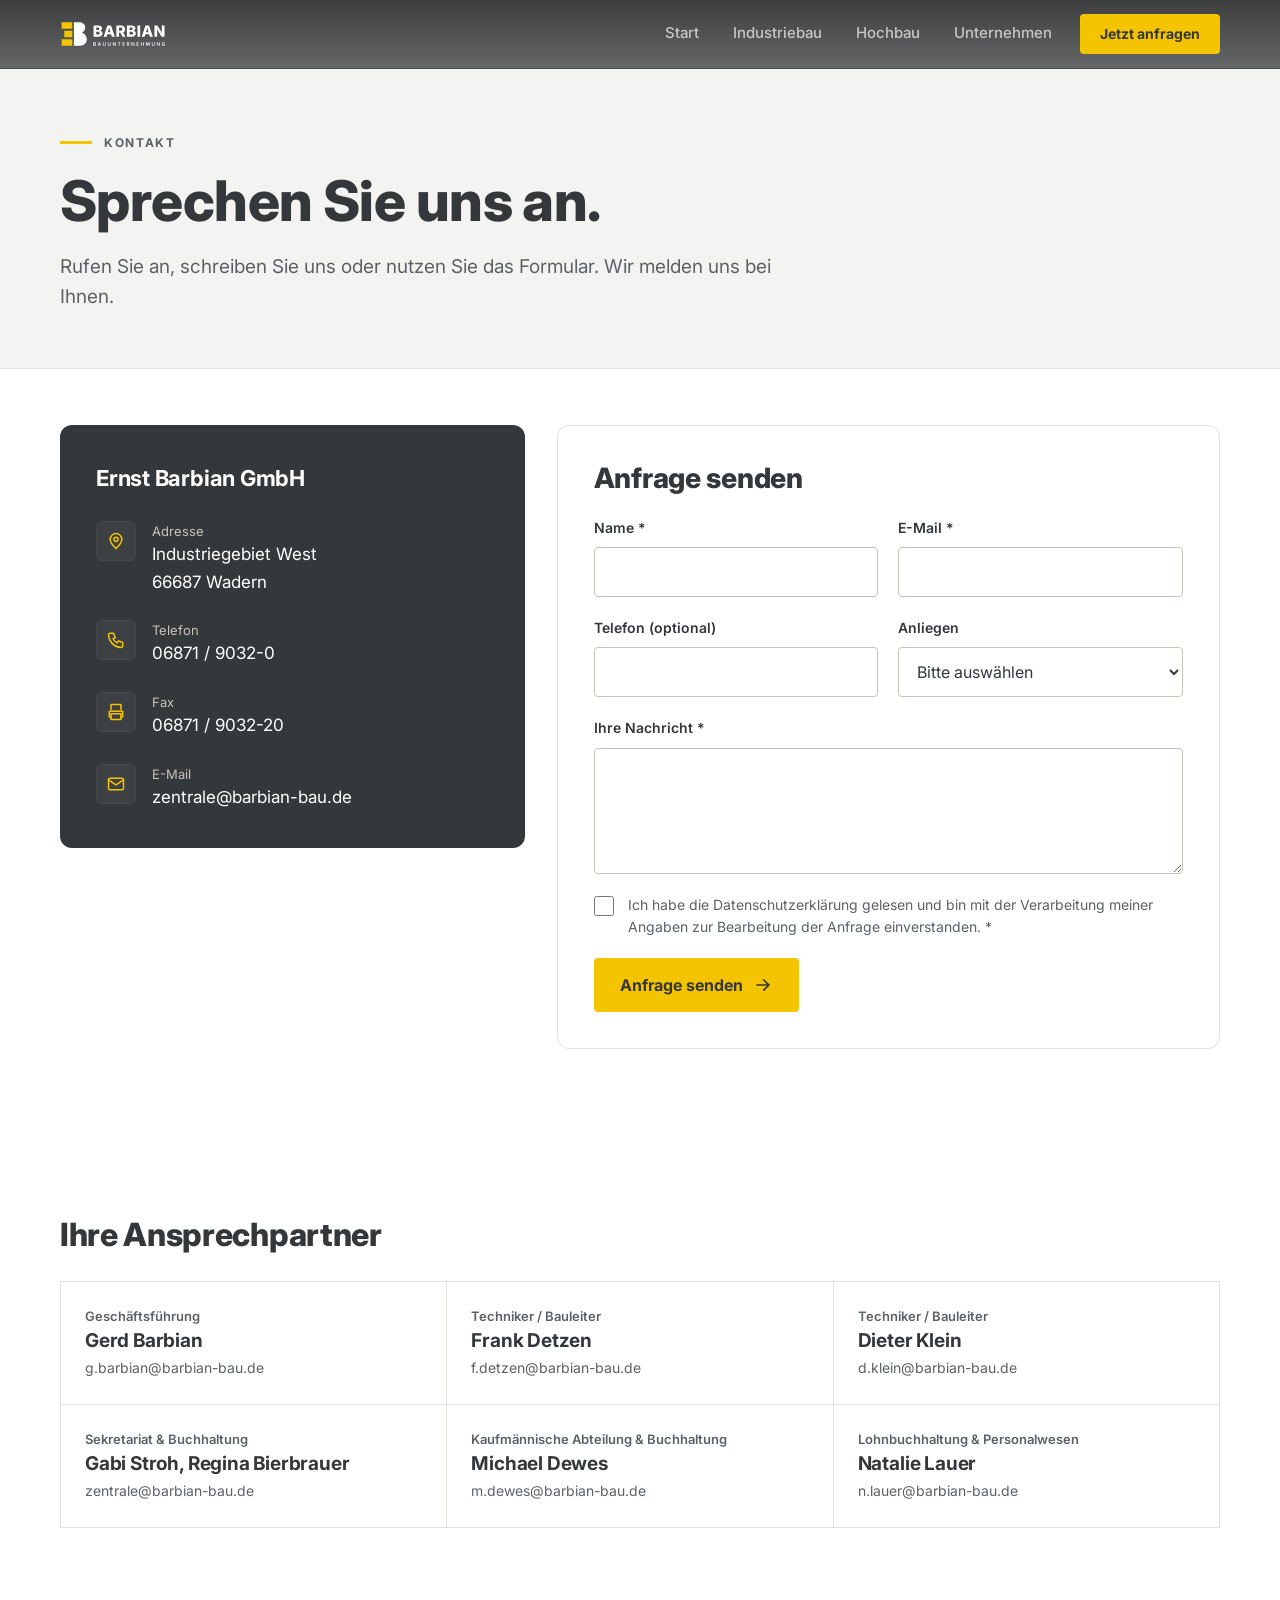
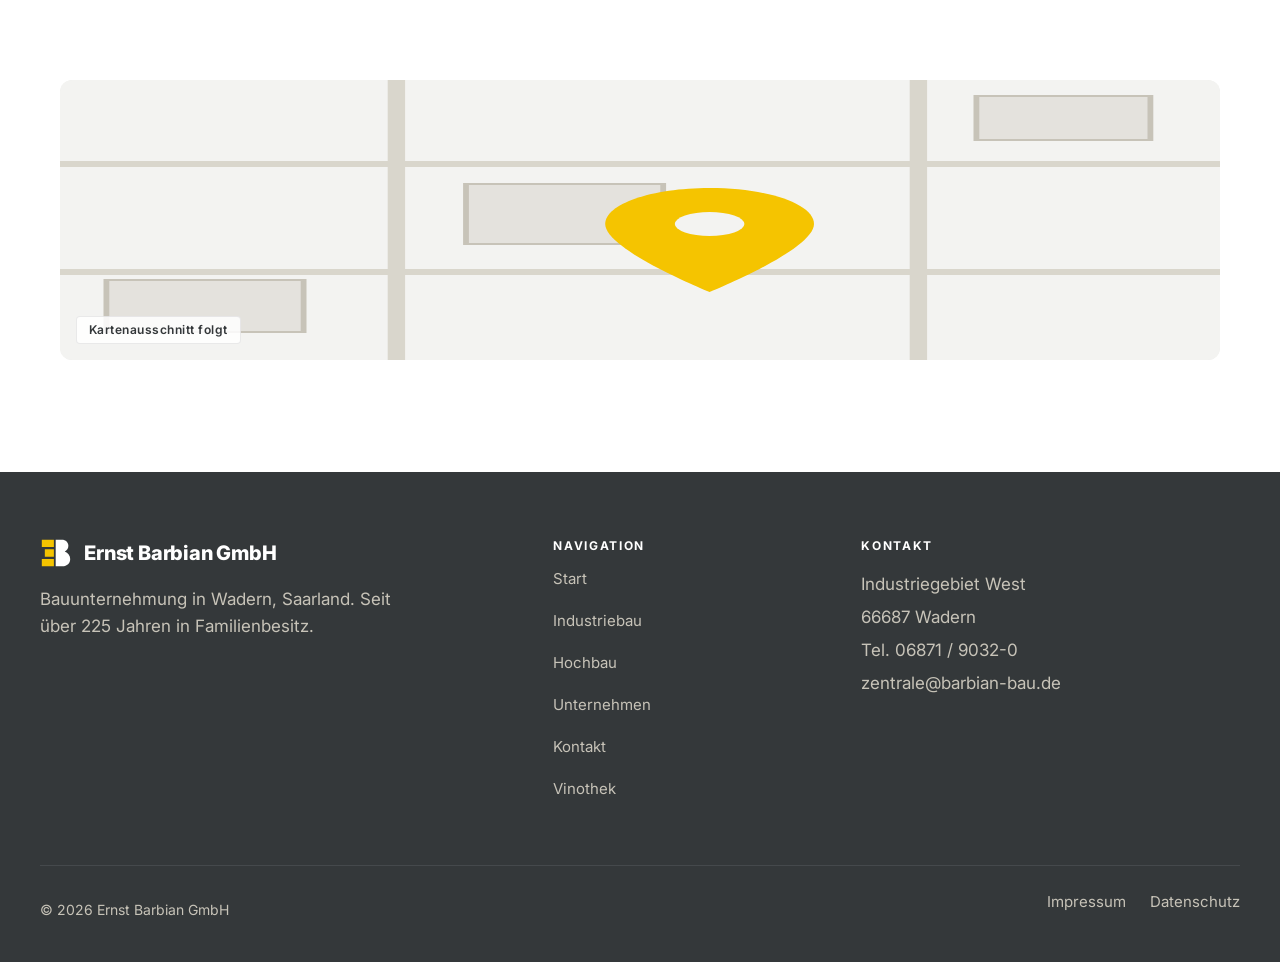
<file: kontakt.html>
<!doctype html>
<html lang="de">
<head>
<meta charset="utf-8">
<meta name="viewport" content="width=device-width, initial-scale=1">
<title>Kontakt – Ernst Barbian GmbH</title>
<meta name="description" content="Rufen Sie an, schreiben Sie uns oder nutzen Sie das Formular – die Ernst Barbian GmbH in Wadern meldet sich bei Ihnen.">
<link rel="icon" href="favicon.ico">
<link rel="apple-touch-icon" href="img/apple-touch-icon.png">
<link rel="preconnect" href="https://fonts.googleapis.com">
<link rel="preconnect" href="https://fonts.gstatic.com" crossorigin>
<link rel="stylesheet" href="https://fonts.googleapis.com/css2?family=Inter:wght@400;500;600;700;800&display=swap">
<link rel="stylesheet" href="css/style.css">
</head>
<body>

<header class="site-header">
<div class="site-header__inner">
<a class="logo-link" href="index.html" aria-label="Ernst Barbian GmbH – zur Startseite">
<img src="img/logo-horizontal-negativ.svg" alt="Ernst Barbian GmbH Bauunternehmung" width="107" height="30">
</a>
<nav class="nav" aria-label="Hauptnavigation">
<a class="nav__link" href="index.html">Start</a>
<a class="nav__link" href="industriebau.html">Industriebau</a>
<a class="nav__link" href="hochbau.html">Hochbau</a>
<a class="nav__link" href="unternehmen.html">Unternehmen</a>
<a class="nav__cta" href="kontakt.html">Jetzt anfragen</a>
</nav>
<button class="nav-toggle" aria-label="Menü öffnen" aria-expanded="false">
<svg width="24" height="24" viewBox="0 0 24 24" fill="none" stroke="currentColor" stroke-width="2" stroke-linecap="round" aria-hidden="true"><path d="M4 7h16M4 12h16M4 17h16"/></svg>
</button>
</div>
</header>

<main>

<section class="page-hero">
<div class="container page-hero__inner">
<div class="eyebrow">
<span class="eyebrow__dash"></span>
<span class="eyebrow__label">Kontakt</span>
</div>
<h1>Sprechen Sie uns an.</h1>
<p>Rufen Sie an, schreiben Sie uns oder nutzen Sie das Formular. Wir melden uns bei Ihnen.</p>
</div>
</section>

<section class="section section--no-top" style="padding-top:56px;">
<div class="container">
<div class="contact-grid">

<div class="contact-card">
<div class="contact-card__title">Ernst Barbian GmbH</div>
<div class="contact-row">
<span class="contact-row__icon"><svg width="20" height="20" viewBox="0 0 24 24" fill="none" stroke="currentColor" stroke-width="1.8" stroke-linecap="round" stroke-linejoin="round" aria-hidden="true"><path d="M12 21s-7-6.2-7-11a7 7 0 0114 0c0 4.8-7 11-7 11z"/><circle cx="12" cy="10" r="2.5"/></svg></span>
<div>
<div class="contact-row__label">Adresse</div>
<div>Industriegebiet West<br>66687 Wadern</div>
</div>
</div>
<div class="contact-row">
<span class="contact-row__icon"><svg width="20" height="20" viewBox="0 0 24 24" fill="none" stroke="currentColor" stroke-width="1.8" stroke-linecap="round" stroke-linejoin="round" aria-hidden="true"><path d="M5 4h4l2 5-2.5 1.5a11 11 0 005 5L15 13l5 2v4a2 2 0 01-2 2A16 16 0 013 6a2 2 0 012-2z"/></svg></span>
<div>
<div class="contact-row__label">Telefon</div>
<div><a href="tel:+4968719032-0" style="color:inherit; text-decoration:none;">06871 / 9032-0</a></div>
</div>
</div>
<div class="contact-row">
<span class="contact-row__icon"><svg width="20" height="20" viewBox="0 0 24 24" fill="none" stroke="currentColor" stroke-width="1.8" stroke-linecap="round" stroke-linejoin="round" aria-hidden="true"><path d="M6 9V3h12v6"/><path d="M6 18H4v-7h16v7h-2"/><path d="M6 14h12v7H6z"/></svg></span>
<div>
<div class="contact-row__label">Fax</div>
<div>06871 / 9032-20</div>
</div>
</div>
<div class="contact-row">
<span class="contact-row__icon"><svg width="20" height="20" viewBox="0 0 24 24" fill="none" stroke="currentColor" stroke-width="1.8" stroke-linecap="round" stroke-linejoin="round" aria-hidden="true"><rect x="3" y="5" width="18" height="14" rx="2"/><path d="M3 7l9 6 9-6"/></svg></span>
<div>
<div class="contact-row__label">E-Mail</div>
<div><a href="mailto:zentrale@barbian-bau.de" style="color:inherit; text-decoration:none;">zentrale@barbian-bau.de</a></div>
</div>
</div>
</div>

<div class="form-card">

<div data-form-card>
<h2>Anfrage senden</h2>
<form data-contact-form novalidate>
<div class="form-grid">
<div class="form-group">
<label for="f-name">Name *</label>
<input id="f-name" name="name" type="text" autocomplete="name" required>
</div>
<div class="form-group">
<label for="f-mail">E-Mail *</label>
<input id="f-mail" name="email" type="email" autocomplete="email" required>
</div>
<div class="form-group">
<label for="f-tel">Telefon (optional)</label>
<input id="f-tel" name="tel" type="tel" autocomplete="tel">
</div>
<div class="form-group">
<label for="f-art">Anliegen</label>
<select id="f-art" name="anliegen">
<option>Bitte auswählen</option>
<option>Hochbau</option>
<option>Industriebau</option>
<option>Betonbau</option>
<option>Sanierung</option>
<option>Sonstiges</option>
</select>
</div>
</div>
<div class="form-group">
<label for="f-msg">Ihre Nachricht *</label>
<textarea id="f-msg" name="nachricht" rows="5" required></textarea>
</div>
<div class="form-consent">
<input id="f-dsgvo" type="checkbox" required>
<label for="f-dsgvo">Ich habe die Datenschutzerklärung gelesen und bin mit der Verarbeitung meiner Angaben zur Bearbeitung der Anfrage einverstanden. *</label>
</div>
<button type="submit" class="btn btn--primary" style="height:54px;">Anfrage senden
<svg width="20" height="20" viewBox="0 0 24 24" fill="none" stroke="currentColor" stroke-width="2" stroke-linecap="square" aria-hidden="true"><path d="M5 12h14M13 6l6 6-6 6"/></svg>
</button>
</form>
</div>

<div class="form-success is-hidden" data-form-success>
<h2>Vielen Dank für Ihre Anfrage.</h2>
<p>Wir haben Ihre Nachricht erhalten und melden uns zeitnah bei Ihnen.</p>
<button type="button" class="btn btn--dark" data-form-reset style="height:50px;">Zurück zum Formular</button>
</div>

</div>
</div>
</div>
</section>

<section class="section section--no-top" style="padding-top:72px;">
<div class="container">
<h2 style="font-weight:800; font-size:32px; line-height:1.1; letter-spacing:-0.01em; color:#34383A; margin-bottom:28px;">Ihre Ansprechpartner</h2>
<div class="persons-grid">
<div class="person-card">
<div class="person-card__role">Geschäftsführung</div>
<div class="person-card__name">Gerd Barbian</div>
<div class="person-card__mail">g.barbian@barbian-bau.de</div>
</div>
<div class="person-card">
<div class="person-card__role">Techniker / Bauleiter</div>
<div class="person-card__name">Frank Detzen</div>
<div class="person-card__mail">f.detzen@barbian-bau.de</div>
</div>
<div class="person-card">
<div class="person-card__role">Techniker / Bauleiter</div>
<div class="person-card__name">Dieter Klein</div>
<div class="person-card__mail">d.klein@barbian-bau.de</div>
</div>
<div class="person-card">
<div class="person-card__role">Sekretariat &amp; Buchhaltung</div>
<div class="person-card__name">Gabi Stroh, Regina Bierbrauer</div>
<div class="person-card__mail">zentrale@barbian-bau.de</div>
</div>
<div class="person-card">
<div class="person-card__role">Kaufmännische Abteilung &amp; Buchhaltung</div>
<div class="person-card__name">Michael Dewes</div>
<div class="person-card__mail">m.dewes@barbian-bau.de</div>
</div>
<div class="person-card">
<div class="person-card__role">Lohnbuchhaltung &amp; Personalwesen</div>
<div class="person-card__name">Natalie Lauer</div>
<div class="person-card__mail">n.lauer@barbian-bau.de</div>
</div>
</div>
</div>
</section>

<section class="section section--no-top" style="padding:56px 0 112px;">
<div class="container">
<div class="placeholder-art">
<svg viewBox="0 0 200 140" width="100%" height="100%" preserveAspectRatio="none" aria-hidden="true">
<rect width="200" height="140" fill="#F3F3F1"></rect>
<line x1="0" y1="42" x2="200" y2="42" stroke="#D9D6CC" stroke-width="3"></line>
<line x1="0" y1="96" x2="200" y2="96" stroke="#D9D6CC" stroke-width="3"></line>
<line x1="58" y1="0" x2="58" y2="140" stroke="#D9D6CC" stroke-width="3"></line>
<line x1="148" y1="0" x2="148" y2="140" stroke="#D9D6CC" stroke-width="3"></line>
<rect x="70" y="52" width="34" height="30" fill="#E4E2DD" stroke="#C7C3B8" stroke-width="1"></rect>
<rect x="158" y="8" width="30" height="22" fill="#E4E2DD" stroke="#C7C3B8" stroke-width="1"></rect>
<rect x="8" y="100" width="34" height="26" fill="#E4E2DD" stroke="#C7C3B8" stroke-width="1"></rect>
<path d="M112 54c-10 0-18 8-18 18 0 13 18 34 18 34s18-21 18-34c0-10-8-18-18-18z" fill="#F5C400"></path>
<circle cx="112" cy="72" r="6" fill="#F3F3F1"></circle>
</svg>
<span class="placeholder-art__tag">Kartenausschnitt folgt</span>
</div>
</div>
</section>

</main>

<footer class="site-footer">
<div class="site-footer__inner">
<div class="footer-grid">
<div class="footer-brand">
<div class="footer-brand__top">
<img src="img/bildmarke-negativ.svg" alt="" aria-hidden="true" width="34" height="36">
<span class="footer-brand__name">Ernst Barbian GmbH</span>
</div>
<div class="footer-brand__text">Bauunternehmung in Wadern, Saarland. Seit über 225 Jahren in Familienbesitz.</div>
</div>
<div class="footer-col">
<div class="footer-col__title">Navigation</div>
<a class="footer-link" href="index.html">Start</a>
<a class="footer-link" href="industriebau.html">Industriebau</a>
<a class="footer-link" href="hochbau.html">Hochbau</a>
<a class="footer-link" href="unternehmen.html">Unternehmen</a>
<a class="footer-link" href="kontakt.html">Kontakt</a>
<a class="footer-link" href="vinothek.html">Vinothek</a>
</div>
<div class="footer-col footer-col--contact">
<div class="footer-col__title">Kontakt</div>
<div>Industriegebiet West</div>
<div>66687 Wadern</div>
<div>Tel. 06871 / 9032-0</div>
<div>zentrale@barbian-bau.de</div>
</div>
</div>
<div class="footer-bottom">
<div>© 2026 Ernst Barbian GmbH</div>
<div class="footer-bottom__links">
<a class="footer-link" href="impressum-datenschutz.html">Impressum</a>
<a class="footer-link" href="impressum-datenschutz.html">Datenschutz</a>
</div>
</div>
</div>
</footer>

<script src="js/main.js"></script>
</body>
</html>
</file>
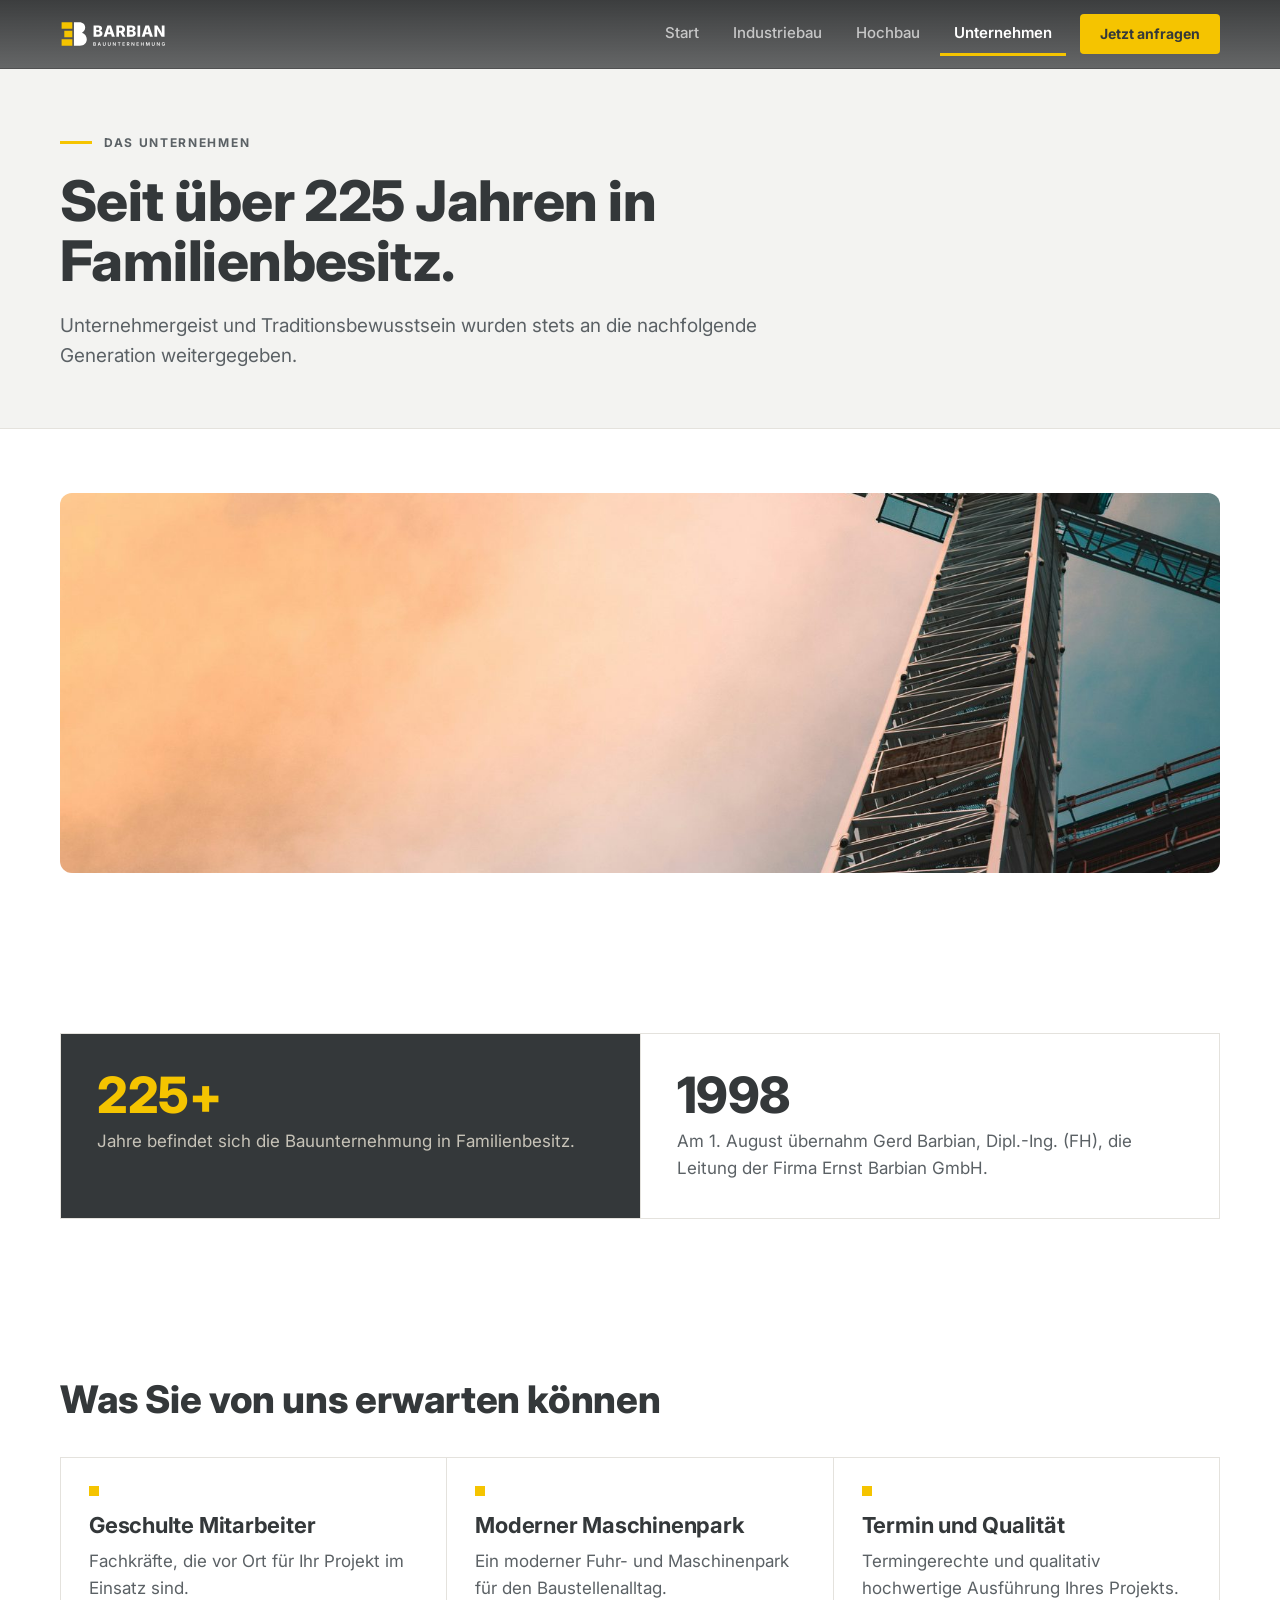
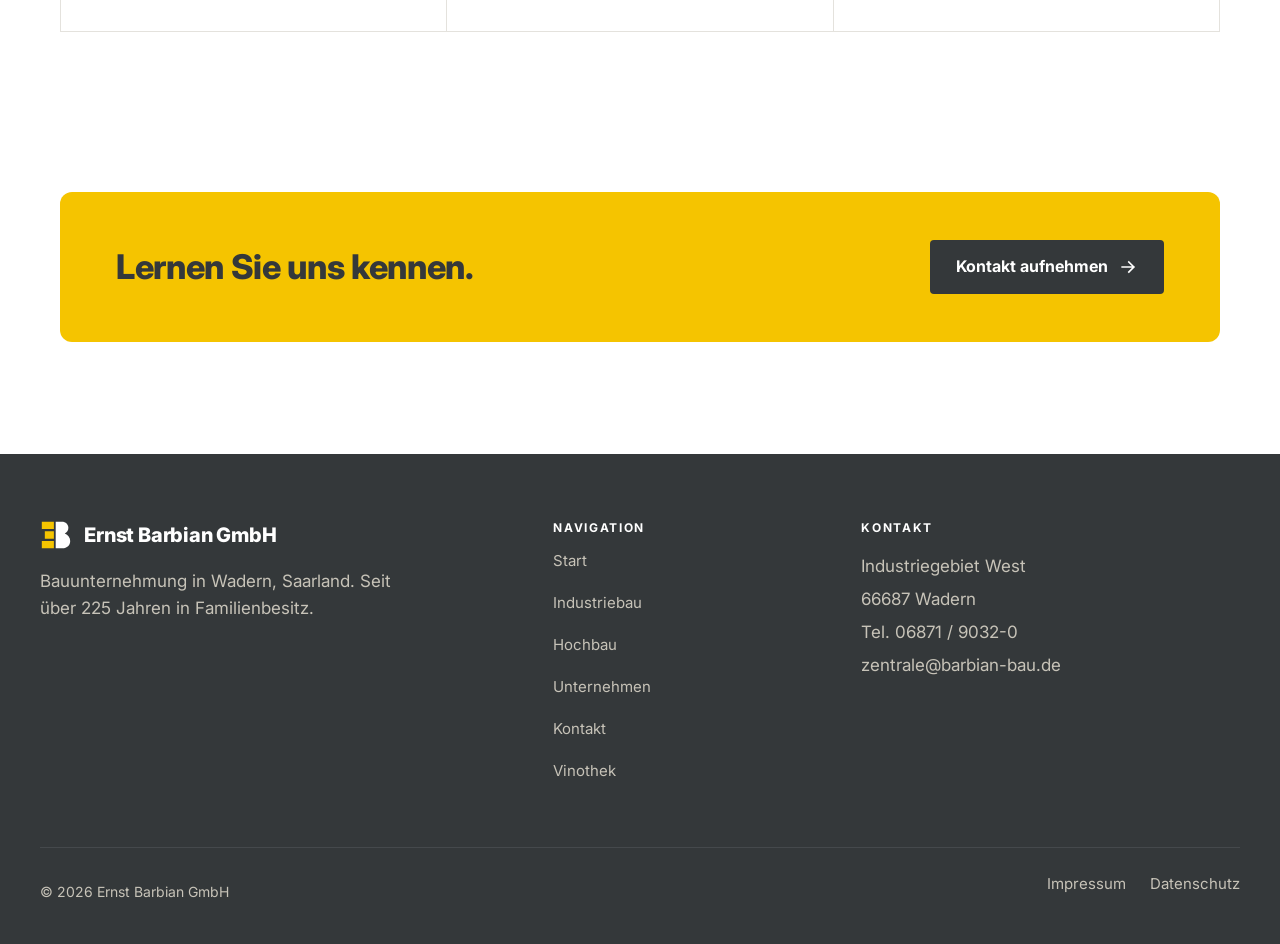
<file: unternehmen.html>
<!doctype html>
<html lang="de">
<head>
<meta charset="utf-8">
<meta name="viewport" content="width=device-width, initial-scale=1">
<title>Unternehmen – Ernst Barbian GmbH</title>
<meta name="description" content="Seit über 225 Jahren in Familienbesitz: Unternehmergeist und Traditionsbewusstsein bei der Ernst Barbian GmbH in Wadern, Saarland.">
<link rel="icon" href="favicon.ico">
<link rel="apple-touch-icon" href="img/apple-touch-icon.png">
<link rel="preconnect" href="https://fonts.googleapis.com">
<link rel="preconnect" href="https://fonts.gstatic.com" crossorigin>
<link rel="stylesheet" href="https://fonts.googleapis.com/css2?family=Inter:wght@400;500;600;700;800&display=swap">
<link rel="stylesheet" href="css/style.css">
</head>
<body>

<header class="site-header">
<div class="site-header__inner">
<a class="logo-link" href="index.html" aria-label="Ernst Barbian GmbH – zur Startseite">
<img src="img/logo-horizontal-negativ.svg" alt="Ernst Barbian GmbH Bauunternehmung" width="107" height="30">
</a>
<nav class="nav" aria-label="Hauptnavigation">
<a class="nav__link" href="index.html">Start</a>
<a class="nav__link" href="industriebau.html">Industriebau</a>
<a class="nav__link" href="hochbau.html">Hochbau</a>
<a class="nav__link is-active" href="unternehmen.html" aria-current="page">Unternehmen</a>
<a class="nav__cta" href="kontakt.html">Jetzt anfragen</a>
</nav>
<button class="nav-toggle" aria-label="Menü öffnen" aria-expanded="false">
<svg width="24" height="24" viewBox="0 0 24 24" fill="none" stroke="currentColor" stroke-width="2" stroke-linecap="round" aria-hidden="true"><path d="M4 7h16M4 12h16M4 17h16"/></svg>
</button>
</div>
</header>

<main>

<section class="page-hero">
<div class="container page-hero__inner">
<div class="eyebrow">
<span class="eyebrow__dash"></span>
<span class="eyebrow__label">Das Unternehmen</span>
</div>
<h1>Seit über 225 Jahren in Familienbesitz.</h1>
<p>Unternehmergeist und Traditionsbewusstsein wurden stets an die nachfolgende Generation weitergegeben.</p>
</div>
</section>

<section class="section section--no-top" style="padding-top:64px;">
<div class="container">
<div class="full-media">
<img src="img/hero-kran.jpg" alt="Baukran bei Sonnenuntergang auf einer Baustelle" width="1200" height="380" loading="eager">
</div>
</div>
</section>

<section class="section section--no-top" style="padding-top:64px;">
<div class="container">
<div class="stat-blocks">
<div class="stat-block stat-block--dark">
<div class="stat-block__value">225+</div>
<div class="stat-block__text">Jahre befindet sich die Bauunternehmung in Familienbesitz.</div>
</div>
<div class="stat-block stat-block--light">
<div class="stat-block__value">1998</div>
<div class="stat-block__text">Am 1. August übernahm Gerd Barbian, Dipl.-Ing. (FH), die Leitung der Firma Ernst Barbian GmbH.</div>
</div>
</div>
</div>
</section>

<section class="section section--no-top" style="padding-top:64px;">
<div class="container">
<h2 style="max-width:720px; font-weight:800; font-size:38px; line-height:1.1; letter-spacing:-0.01em; color:#34383A; margin-bottom:36px;">Was Sie von uns erwarten können</h2>
<div class="items-grid items-grid--3">
<div class="item-card">
<span class="item-card__dot"></span>
<h3>Geschulte Mitarbeiter</h3>
<p>Fachkräfte, die vor Ort für Ihr Projekt im Einsatz sind.</p>
</div>
<div class="item-card">
<span class="item-card__dot"></span>
<h3>Moderner Maschinenpark</h3>
<p>Ein moderner Fuhr- und Maschinenpark für den Baustellenalltag.</p>
</div>
<div class="item-card">
<span class="item-card__dot"></span>
<h3>Termin und Qualität</h3>
<p>Termingerechte und qualitativ hochwertige Ausführung Ihres Projekts.</p>
</div>
</div>
</div>
</section>

<section class="section" style="padding:64px 0 112px;">
<div class="container">
<div class="cta-band cta-band--sm">
<h2>Lernen Sie uns kennen.</h2>
<a class="btn btn--dark" href="kontakt.html" style="height:54px;">Kontakt aufnehmen
<svg width="20" height="20" viewBox="0 0 24 24" fill="none" stroke="currentColor" stroke-width="2" stroke-linecap="square" aria-hidden="true"><path d="M5 12h14M13 6l6 6-6 6"/></svg>
</a>
</div>
</div>
</section>

</main>

<footer class="site-footer">
<div class="site-footer__inner">
<div class="footer-grid">
<div class="footer-brand">
<div class="footer-brand__top">
<img src="img/bildmarke-negativ.svg" alt="" aria-hidden="true" width="34" height="36">
<span class="footer-brand__name">Ernst Barbian GmbH</span>
</div>
<div class="footer-brand__text">Bauunternehmung in Wadern, Saarland. Seit über 225 Jahren in Familienbesitz.</div>
</div>
<div class="footer-col">
<div class="footer-col__title">Navigation</div>
<a class="footer-link" href="index.html">Start</a>
<a class="footer-link" href="industriebau.html">Industriebau</a>
<a class="footer-link" href="hochbau.html">Hochbau</a>
<a class="footer-link" href="unternehmen.html">Unternehmen</a>
<a class="footer-link" href="kontakt.html">Kontakt</a>
<a class="footer-link" href="vinothek.html">Vinothek</a>
</div>
<div class="footer-col footer-col--contact">
<div class="footer-col__title">Kontakt</div>
<div>Industriegebiet West</div>
<div>66687 Wadern</div>
<div>Tel. 06871 / 9032-0</div>
<div>zentrale@barbian-bau.de</div>
</div>
</div>
<div class="footer-bottom">
<div>© 2026 Ernst Barbian GmbH</div>
<div class="footer-bottom__links">
<a class="footer-link" href="impressum-datenschutz.html">Impressum</a>
<a class="footer-link" href="impressum-datenschutz.html">Datenschutz</a>
</div>
</div>
</div>
</footer>

<script src="js/main.js"></script>
</body>
</html>
</file>
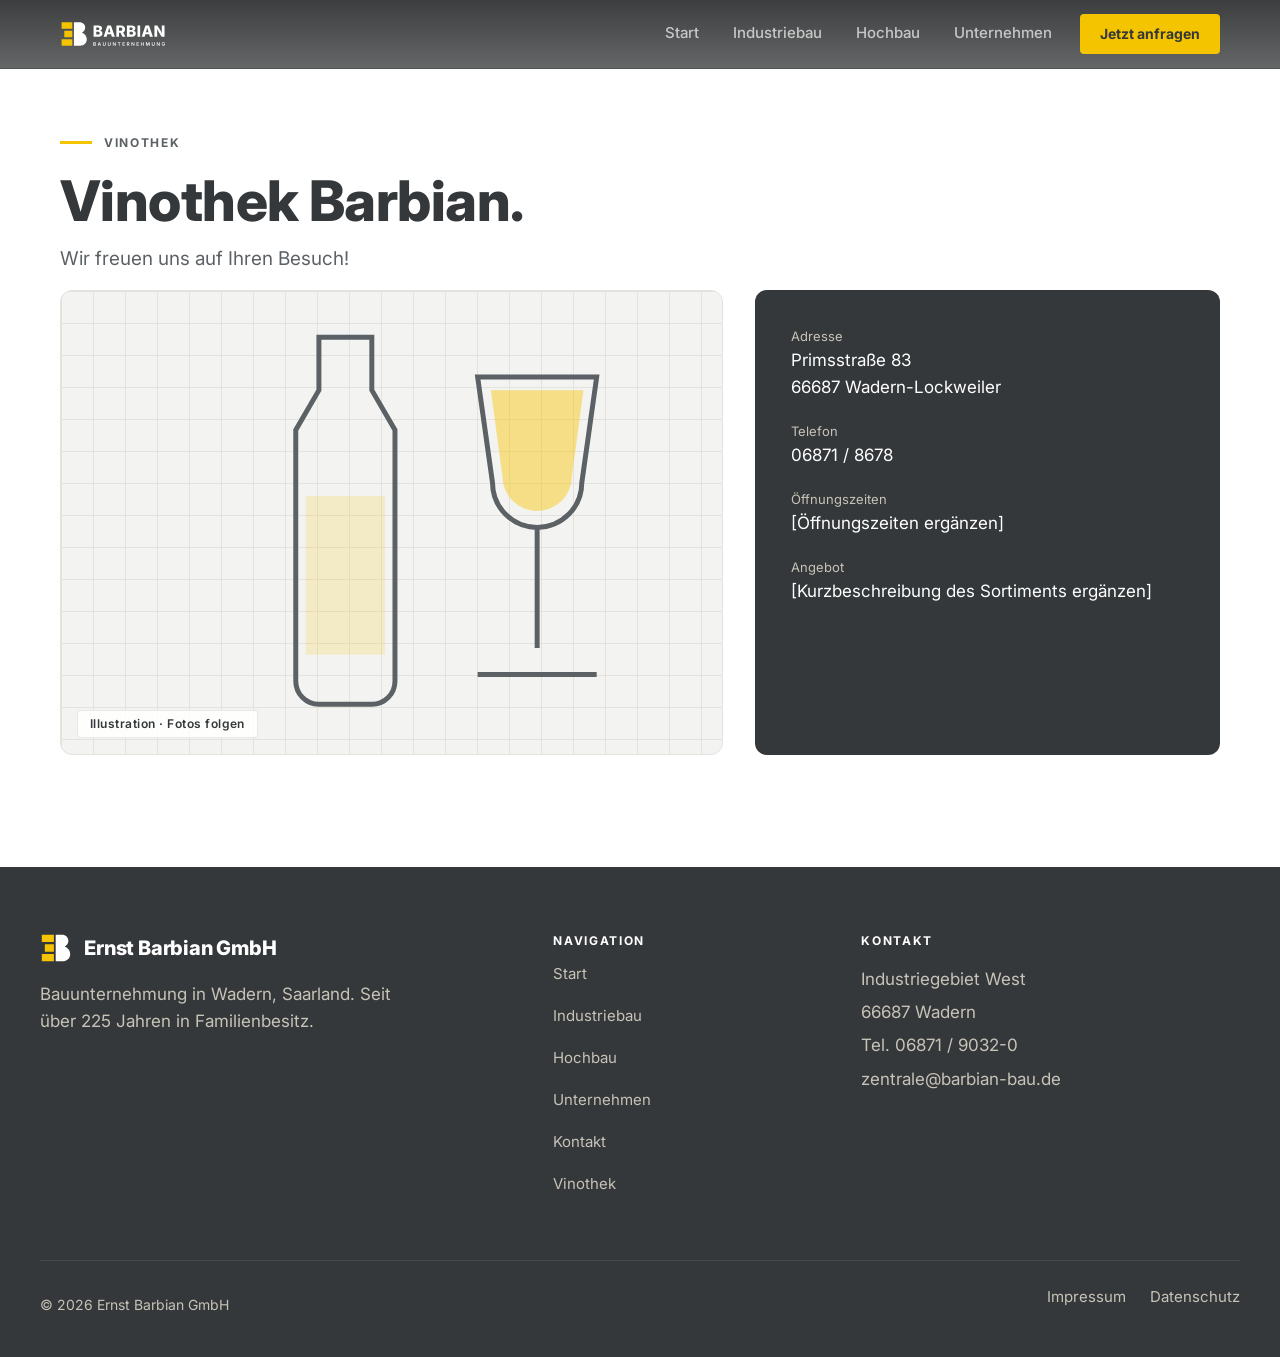
<file: vinothek.html>
<!doctype html>
<html lang="de">
<head>
<meta charset="utf-8">
<meta name="viewport" content="width=device-width, initial-scale=1">
<title>Vinothek Barbian</title>
<meta name="description" content="Vinothek Barbian in Wadern-Lockweiler – wir freuen uns auf Ihren Besuch.">
<link rel="icon" href="favicon.ico">
<link rel="apple-touch-icon" href="img/apple-touch-icon.png">
<link rel="preconnect" href="https://fonts.googleapis.com">
<link rel="preconnect" href="https://fonts.gstatic.com" crossorigin>
<link rel="stylesheet" href="https://fonts.googleapis.com/css2?family=Inter:wght@400;500;600;700;800&display=swap">
<link rel="stylesheet" href="css/style.css">
</head>
<body>

<header class="site-header">
<div class="site-header__inner">
<a class="logo-link" href="index.html" aria-label="Ernst Barbian GmbH – zur Startseite">
<img src="img/logo-horizontal-negativ.svg" alt="Ernst Barbian GmbH Bauunternehmung" width="107" height="30">
</a>
<nav class="nav" aria-label="Hauptnavigation">
<a class="nav__link" href="index.html">Start</a>
<a class="nav__link" href="industriebau.html">Industriebau</a>
<a class="nav__link" href="hochbau.html">Hochbau</a>
<a class="nav__link" href="unternehmen.html">Unternehmen</a>
<a class="nav__cta" href="kontakt.html">Jetzt anfragen</a>
</nav>
<button class="nav-toggle" aria-label="Menü öffnen" aria-expanded="false">
<svg width="24" height="24" viewBox="0 0 24 24" fill="none" stroke="currentColor" stroke-width="2" stroke-linecap="round" aria-hidden="true"><path d="M4 7h16M4 12h16M4 17h16"/></svg>
</button>
</div>
</header>

<main>

<section class="section" style="padding:64px 0 112px;">
<div class="container">
<div class="eyebrow">
<span class="eyebrow__dash"></span>
<span class="eyebrow__label">Vinothek</span>
</div>
<h1 style="margin-top:20px; max-width:900px; font-weight:800; font-size:56px; line-height:1.06; letter-spacing:-0.01em; color:#34383A;">Vinothek Barbian.</h1>
<p style="max-width:720px; font-size:19px; color:#5B6165; margin-top:12px;">Wir freuen uns auf Ihren Besuch!</p>

<div class="vinothek-grid">
<div class="placeholder-art" style="background-image: linear-gradient(#E4E2DD 1px, transparent 1px), linear-gradient(90deg, #E4E2DD 1px, transparent 1px); background-size:32px 32px;">
<svg viewBox="0 0 200 140" width="52%" height="66%" fill="none" aria-hidden="true">
<path d="M78 14h16v16l7 12v76a7 7 0 01-7 7H78a7 7 0 01-7-7V42l7-12V14z" stroke="#5B6165" stroke-width="1.5"></path>
<rect x="74" y="62" width="24" height="48" fill="#F5C400" opacity="0.18"></rect>
<path d="M126 26h36l-4.5 32a13.5 13.5 0 01-27 0L126 26z" stroke="#5B6165" stroke-width="1.5"></path>
<path d="M130 30h28l-3.5 26a10.5 10.5 0 01-21 0L130 30z" fill="#F5C400" opacity="0.45"></path>
<line x1="144" y1="71" x2="144" y2="108" stroke="#5B6165" stroke-width="1.5"></line>
<line x1="126" y1="116" x2="162" y2="116" stroke="#5B6165" stroke-width="1.5"></line>
</svg>
<span class="placeholder-art__tag">Illustration · Fotos folgen</span>
</div>
<div class="vinothek-info">
<div>
<div class="vinothek-info__label">Adresse</div>
<div>Primsstraße 83<br>66687 Wadern-Lockweiler</div>
</div>
<div>
<div class="vinothek-info__label">Telefon</div>
<div>06871 / 8678</div>
</div>
<div>
<div class="vinothek-info__label">Öffnungszeiten</div>
<div>[Öffnungszeiten ergänzen]</div>
</div>
<div>
<div class="vinothek-info__label">Angebot</div>
<div>[Kurzbeschreibung des Sortiments ergänzen]</div>
</div>
</div>
</div>
</div>
</section>

</main>

<footer class="site-footer">
<div class="site-footer__inner">
<div class="footer-grid">
<div class="footer-brand">
<div class="footer-brand__top">
<img src="img/bildmarke-negativ.svg" alt="" aria-hidden="true" width="34" height="36">
<span class="footer-brand__name">Ernst Barbian GmbH</span>
</div>
<div class="footer-brand__text">Bauunternehmung in Wadern, Saarland. Seit über 225 Jahren in Familienbesitz.</div>
</div>
<div class="footer-col">
<div class="footer-col__title">Navigation</div>
<a class="footer-link" href="index.html">Start</a>
<a class="footer-link" href="industriebau.html">Industriebau</a>
<a class="footer-link" href="hochbau.html">Hochbau</a>
<a class="footer-link" href="unternehmen.html">Unternehmen</a>
<a class="footer-link" href="kontakt.html">Kontakt</a>
<a class="footer-link" href="vinothek.html">Vinothek</a>
</div>
<div class="footer-col footer-col--contact">
<div class="footer-col__title">Kontakt</div>
<div>Industriegebiet West</div>
<div>66687 Wadern</div>
<div>Tel. 06871 / 9032-0</div>
<div>zentrale@barbian-bau.de</div>
</div>
</div>
<div class="footer-bottom">
<div>© 2026 Ernst Barbian GmbH</div>
<div class="footer-bottom__links">
<a class="footer-link" href="impressum-datenschutz.html">Impressum</a>
<a class="footer-link" href="impressum-datenschutz.html">Datenschutz</a>
</div>
</div>
</div>
</footer>

<script src="js/main.js"></script>
</body>
</html>
</file>
<file: css/style.css>
/* ===========================================================
   Ernst Barbian GmbH – Website
   =========================================================== */

:root {
  --accent: #F5C400;
  --anthrazit: #34383A;
  --anthrazit-light: #3D4144;
  --anthrazit-border: #45494C;
  --white: #FFFFFF;
  --grey-bg: #F3F3F1;
  --border: #E4E2DD;
  --text-muted: #5B6165;
  --text-on-dark-muted: #C7C3B8;
  --text-on-dark-soft: #D9D6CC;
  --max-width: 1240px;
}

* { box-sizing: border-box; }

html { scroll-behavior: smooth; }

body {
  margin: 0;
  background: var(--white);
  color: var(--anthrazit);
  font-family: 'Inter', system-ui, -apple-system, sans-serif;
  font-size: 17px;
  line-height: 1.6;
}

h1, h2, h3, p, figure { margin: 0; }

button, input, select, textarea { font-family: inherit; }

img { max-width: 100%; display: block; }

a { color: inherit; }

.container {
  width: 100%;
  max-width: var(--max-width);
  margin: 0 auto;
  padding: 0 40px;
  box-sizing: border-box;
}

/* ---------- Header ---------- */
.site-header {
  position: sticky;
  top: 0;
  z-index: 100;
  background: linear-gradient(180deg, rgba(28,30,31,0.86), rgba(28,30,31,0.68));
  backdrop-filter: saturate(180%) blur(20px);
  -webkit-backdrop-filter: saturate(180%) blur(20px);
  border-bottom: 1px solid rgba(255,255,255,0.1);
}

.site-header__inner {
  width: 100%;
  max-width: var(--max-width);
  margin: 0 auto;
  padding: 0 40px;
  height: 68px;
  display: flex;
  align-items: center;
  justify-content: space-between;
  gap: 24px;
}

.logo-link {
  display: flex;
  align-items: center;
  text-decoration: none;
}

.logo-link img { height: 30px; width: auto; }

.nav {
  display: flex;
  align-items: center;
  gap: 6px;
}

.nav__link {
  height: 44px;
  display: inline-flex;
  align-items: center;
  padding: 0 14px;
  background: transparent;
  border: 0;
  border-bottom: 3px solid transparent;
  color: rgba(255,255,255,0.68);
  font-size: 15px;
  font-weight: 500;
  text-decoration: none;
  cursor: pointer;
}

.nav__link:hover { color: #FFFFFF; }

.nav__link.is-active {
  border-bottom: 3px solid var(--accent);
  color: #FFFFFF;
  font-weight: 600;
}

.nav__cta {
  margin-left: 8px;
  height: 40px;
  display: inline-flex;
  align-items: center;
  padding: 0 20px;
  background: var(--accent);
  border: 0;
  border-radius: 4px;
  color: var(--anthrazit);
  font-size: 14px;
  font-weight: 700;
  text-decoration: none;
  cursor: pointer;
}

.nav__cta:hover { filter: brightness(0.94); }

.nav-toggle {
  display: none;
  width: 40px;
  height: 40px;
  align-items: center;
  justify-content: center;
  background: none;
  border: 0;
  color: #FFFFFF;
  cursor: pointer;
}

/* ---------- Buttons ---------- */
.btn {
  display: inline-flex;
  align-items: center;
  gap: 10px;
  height: 52px;
  padding: 0 26px;
  border-radius: 4px;
  font-size: 16px;
  font-weight: 700;
  text-decoration: none;
  border: 0;
  cursor: pointer;
}

.btn:hover { filter: brightness(0.94); }

.btn:focus-visible { outline: 3px solid #1F4E8C; outline-offset: 2px; }

.btn--primary { background: var(--accent); color: var(--anthrazit); }
.btn--dark { background: var(--anthrazit); color: var(--white); }
.btn--outline-light { background: transparent; color: var(--white); border: 1.5px solid var(--white); font-weight: 600; }
.btn--outline-dark { background: transparent; color: var(--anthrazit); border: 1.5px solid var(--anthrazit); font-weight: 600; }
.btn--ghost { background: none; color: var(--anthrazit); height: 40px; padding: 0; font-size: 15px; font-weight: 600; gap: 8px; }
.btn--sm { height: 48px; padding: 0 22px; font-size: 15px; }

/* ---------- Eyebrow label ---------- */
.eyebrow {
  display: flex;
  align-items: center;
  gap: 12px;
}

.eyebrow__dash {
  width: 32px;
  height: 3px;
  background: var(--accent);
  display: inline-block;
  flex-shrink: 0;
}

.eyebrow__label {
  font-size: 12px;
  font-weight: 700;
  letter-spacing: 0.14em;
  text-transform: uppercase;
  color: var(--text-muted);
}

.eyebrow--on-dark .eyebrow__label { color: var(--text-on-dark-soft); }

/* ---------- Hero (home) ---------- */
.hero {
  background: var(--anthrazit);
  color: var(--white);
}

.hero__inner {
  padding: 88px 40px 96px;
  display: grid;
  grid-template-columns: repeat(12, minmax(0, 1fr));
  column-gap: 32px;
  align-items: center;
}

.hero__content {
  grid-column: span 7;
  display: flex;
  flex-direction: column;
  gap: 26px;
}

.hero h1 {
  font-weight: 800;
  font-size: 60px;
  line-height: 1.05;
  letter-spacing: -0.01em;
}

.hero__lead {
  max-width: 560px;
  font-size: 20px;
  color: #E4E1D8;
}

.hero__media {
  grid-column: span 5;
  height: 440px;
  position: relative;
  overflow: hidden;
  border-radius: 12px;
}

.hero__media img { width: 100%; height: 100%; object-fit: cover; }

.hero__ctas { display: flex; gap: 14px; flex-wrap: wrap; padding-top: 6px; }

/* ---------- Trust badges ---------- */
.trust-row { display: flex; gap: 28px; flex-wrap: wrap; padding-top: 4px; }

.trust-item { display: flex; align-items: center; gap: 10px; }

.trust-icon {
  flex-shrink: 0;
  width: 24px;
  height: 24px;
  border: 1.5px solid var(--accent);
  display: flex;
  align-items: center;
  justify-content: center;
}

.trust-label { font-size: 14px; font-weight: 600; color: var(--white); }

/* ---------- Stats strip ---------- */
.stats {
  background: var(--white);
  border-bottom: 1px solid var(--border);
}

.stats__grid {
  padding: 44px 40px;
  display: grid;
  grid-template-columns: repeat(3, minmax(0, 1fr));
  gap: 32px;
}

.stat { display: flex; flex-direction: column; gap: 4px; padding-left: 20px; border-left: 3px solid var(--accent); }
.stat__value { font-weight: 800; font-size: 46px; line-height: 1; letter-spacing: -0.01em; color: var(--anthrazit); }
.stat__label { font-size: 15px; color: var(--text-muted); }

/* ---------- Generic sections ---------- */
.section { padding: 96px 0; }
.section--grey { background: var(--grey-bg); }
.section--tight-top { padding-top: 64px; }
.section--no-top { padding-top: 0; }
.section-head { display: flex; flex-direction: column; gap: 14px; max-width: 640px; margin-bottom: 44px; }
.section-head h2 { font-weight: 800; font-size: 40px; line-height: 1.08; letter-spacing: -0.01em; color: var(--anthrazit); }

/* ---------- Category grid ---------- */
.cat-grid {
  display: grid;
  grid-template-columns: repeat(4, minmax(0, 1fr));
  gap: 1px;
  background: var(--border);
  border: 1px solid var(--border);
}

.cat-card { display: flex; flex-direction: column; gap: 14px; padding: 32px 28px; background: var(--white); }
.cat-card__num { font-weight: 800; font-size: 15px; color: var(--accent); }
.cat-card h3 { font-weight: 700; font-size: 22px; line-height: 1.15; letter-spacing: -0.01em; color: var(--anthrazit); }
.cat-card p { font-size: 15px; color: var(--text-muted); }

/* ---------- Pull quote ---------- */
.quote { padding: 32px 0 88px; background: var(--white); }
.quote__inner {
  width: 100%;
  max-width: 860px;
  margin: 0 auto;
  padding: 0 40px;
  display: flex;
  flex-direction: column;
  align-items: center;
  text-align: center;
  gap: 18px;
}
.quote__mark { font-weight: 800; font-size: 80px; line-height: 1; color: var(--accent); }
.quote__text { margin-top: -24px; font-weight: 700; font-size: 34px; line-height: 1.25; letter-spacing: -0.01em; color: var(--anthrazit); }

/* ---------- Dark promo panel ---------- */
.promo-dark {
  display: grid;
  grid-template-columns: repeat(12, minmax(0, 1fr));
  column-gap: 32px;
  align-items: center;
  background: var(--anthrazit);
  color: var(--white);
  padding: 64px;
  border-radius: 12px;
}

.promo-dark__text { grid-column: span 6; display: flex; flex-direction: column; gap: 18px; }
.promo-dark__text h2 { font-weight: 800; font-size: 38px; line-height: 1.1; letter-spacing: -0.01em; }
.promo-dark__text p { color: var(--text-on-dark-muted); }
.promo-dark__list { grid-column: span 6; display: flex; flex-direction: column; gap: 10px; }

.kern-item {
  display: flex;
  align-items: center;
  gap: 18px;
  padding: 20px 22px;
  background: var(--anthrazit-light);
  border: 1px solid var(--anthrazit-border);
  border-radius: 8px;
}
.kern-item__n { flex-shrink: 0; font-weight: 800; font-size: 20px; color: var(--accent); }
.kern-item__t { font-size: 16px; }

/* ---------- Split (image + text) ---------- */
.split {
  display: grid;
  grid-template-columns: repeat(12, minmax(0, 1fr));
  column-gap: 32px;
  align-items: center;
}
.split__media { grid-column: span 5; height: 380px; position: relative; overflow: hidden; border-radius: 12px; }
.split__media img { width: 100%; height: 100%; object-fit: cover; }
.split__text { grid-column: 7 / span 6; display: flex; flex-direction: column; gap: 18px; }
.split__text h2 { font-weight: 800; font-size: 38px; line-height: 1.1; letter-spacing: -0.01em; color: var(--anthrazit); }
.split__text p { color: var(--text-muted); }

/* ---------- Vinothek teaser (home) ---------- */
.teaser-row {
  display: flex;
  align-items: center;
  justify-content: space-between;
  gap: 32px;
  padding: 28px 36px;
  background: var(--grey-bg);
  border: 1px solid var(--border);
  border-radius: 8px;
}
.teaser-row__title { font-weight: 700; font-size: 22px; letter-spacing: -0.01em; color: var(--anthrazit); }
.teaser-row__sub { color: var(--text-muted); }

/* ---------- CTA band ---------- */
.cta-band {
  display: flex;
  align-items: center;
  justify-content: space-between;
  gap: 40px;
  padding: 56px 64px;
  background: var(--accent);
  color: var(--anthrazit);
  border-radius: 12px;
}
.cta-band h2 { font-weight: 800; font-size: 38px; line-height: 1.08; letter-spacing: -0.01em; }
.cta-band p { font-size: 18px; }
.cta-band--sm { padding: 48px 56px; }
.cta-band--sm h2 { max-width: 640px; font-size: 34px; line-height: 1.1; }

/* ---------- Page hero (subpages) ---------- */
.page-hero { background: var(--grey-bg); border-bottom: 1px solid var(--border); }
.page-hero__inner {
  padding: 64px 40px 56px;
  display: flex;
  flex-direction: column;
  gap: 20px;
}
.page-hero h1 { max-width: 900px; font-weight: 800; font-size: 56px; line-height: 1.06; letter-spacing: -0.01em; color: var(--anthrazit); }
.page-hero p { max-width: 720px; font-size: 19px; color: var(--text-muted); }

.full-media { height: 380px; position: relative; overflow: hidden; border-radius: 12px; }
.full-media img { width: 100%; height: 100%; object-fit: cover; }

/* ---------- Items grid (2 col) ---------- */
.items-grid {
  display: grid;
  grid-template-columns: repeat(2, minmax(0, 1fr));
  gap: 1px;
  background: var(--border);
  border: 1px solid var(--border);
}
.items-grid--3 { grid-template-columns: repeat(3, minmax(0, 1fr)); }
.item-card { display: flex; flex-direction: column; gap: 10px; padding: 28px; background: var(--white); }
.item-card__dot { width: 10px; height: 10px; background: var(--accent); }
.item-card h3 { margin-top: 6px; font-weight: 700; font-size: 22px; line-height: 1.2; letter-spacing: -0.01em; color: var(--anthrazit); }
.item-card p { color: var(--text-muted); }

/* ---------- Unternehmen stat blocks ---------- */
.stat-blocks {
  display: grid;
  grid-template-columns: repeat(2, minmax(0, 1fr));
  gap: 1px;
  background: var(--border);
  border: 1px solid var(--border);
}
.stat-block { display: flex; flex-direction: column; gap: 8px; padding: 36px; }
.stat-block--dark { background: var(--anthrazit); color: var(--white); }
.stat-block--light { background: var(--white); }
.stat-block__value { font-weight: 800; font-size: 50px; line-height: 1; letter-spacing: -0.01em; }
.stat-block--dark .stat-block__value { color: var(--accent); }
.stat-block--light .stat-block__value { color: var(--anthrazit); }
.stat-block__text { font-size: 17px; }
.stat-block--dark .stat-block__text { color: var(--text-on-dark-muted); }
.stat-block--light .stat-block__text { color: var(--text-muted); }

/* ---------- Contact ---------- */
.contact-grid { display: grid; grid-template-columns: repeat(12, minmax(0, 1fr)); column-gap: 32px; align-items: start; }

.contact-card {
  grid-column: span 5;
  display: flex;
  flex-direction: column;
  gap: 24px;
  padding: 36px;
  background: var(--anthrazit);
  color: var(--white);
  border-radius: 12px;
}
.contact-card__title { font-weight: 700; font-size: 22px; letter-spacing: -0.01em; }
.contact-row { display: flex; gap: 16px; align-items: flex-start; }
.contact-row__icon {
  flex-shrink: 0;
  width: 40px;
  height: 40px;
  background: var(--anthrazit-light);
  border: 1px solid var(--anthrazit-border);
  border-radius: 6px;
  color: var(--accent);
  display: flex;
  align-items: center;
  justify-content: center;
}
.contact-row__label { font-size: 13px; color: var(--text-on-dark-muted); }

.form-card {
  grid-column: span 7;
  background: var(--white);
  border: 1px solid var(--border);
  border-radius: 12px;
  padding: 36px;
}

.form-card h2 { font-weight: 800; font-size: 28px; line-height: 1.15; letter-spacing: -0.01em; color: var(--anthrazit); margin-bottom: 22px; }

.form-grid { display: grid; grid-template-columns: repeat(2, minmax(0, 1fr)); gap: 20px; margin-bottom: 20px; }
.form-group { display: flex; flex-direction: column; gap: 8px; }
.form-group label { font-size: 14px; font-weight: 600; color: var(--anthrazit); }
.form-group--full { grid-column: 1 / -1; }

.form-card input[type="text"],
.form-card input[type="email"],
.form-card input[type="tel"],
.form-card select,
.form-card textarea {
  height: 50px;
  padding: 0 14px;
  border: 1px solid #C7C3B8;
  border-radius: 4px;
  background: var(--white);
  font-size: 16px;
  color: var(--anthrazit);
  box-sizing: border-box;
  width: 100%;
}

.form-card textarea { height: auto; padding: 12px 14px; resize: vertical; }

.form-consent { display: flex; align-items: flex-start; gap: 14px; margin: 20px 0; }
.form-consent input { flex-shrink: 0; width: 20px; height: 20px; margin: 2px 0 0; }
.form-consent label { font-size: 14px; color: var(--text-muted); }

.form-success h2 { font-weight: 800; font-size: 32px; line-height: 1.15; letter-spacing: -0.01em; color: var(--anthrazit); margin-bottom: 18px; }
.form-success p { font-size: 17px; color: var(--text-muted); margin-bottom: 18px; }
.is-hidden { display: none !important; }

/* ---------- Persons ---------- */
.persons-grid { display: grid; grid-template-columns: repeat(3, minmax(0, 1fr)); gap: 1px; background: var(--border); border: 1px solid var(--border); }
.person-card { display: flex; flex-direction: column; gap: 4px; padding: 24px; background: var(--white); }
.person-card__role { font-size: 13px; font-weight: 600; color: var(--text-muted); }
.person-card__name { font-weight: 700; font-size: 19px; line-height: 1.2; letter-spacing: -0.01em; color: var(--anthrazit); }
.person-card__mail { font-size: 14px; color: var(--text-muted); }

/* ---------- Placeholder art (map / wine) ---------- */
.placeholder-art {
  height: 280px;
  position: relative;
  overflow: hidden;
  background-color: var(--grey-bg);
  border-radius: 12px;
  display: flex;
  align-items: center;
  justify-content: center;
}
.placeholder-art--tall { height: 380px; }
.placeholder-art svg { width: 100%; height: 100%; }
.placeholder-art__tag {
  position: absolute;
  left: 16px;
  bottom: 16px;
  display: inline-flex;
  align-items: center;
  gap: 8px;
  height: 28px;
  padding: 0 12px;
  background: rgba(255,255,255,0.85);
  border: 1px solid rgba(52,56,58,0.1);
  border-radius: 4px;
  font-size: 12px;
  font-weight: 600;
  letter-spacing: 0.04em;
  color: var(--anthrazit);
}

/* ---------- Vinothek ---------- */
.vinothek-grid { display: grid; grid-template-columns: repeat(12, minmax(0, 1fr)); column-gap: 32px; align-items: stretch; margin-top: 16px; }
.vinothek-grid .placeholder-art { grid-column: span 7; min-height: 380px; height: auto; background-image: linear-gradient(var(--border) 1px, transparent 1px), linear-gradient(90deg, var(--border) 1px, transparent 1px); background-size: 32px 32px; border: 1px solid var(--border); color: var(--text-muted); }
.vinothek-info { grid-column: span 5; display: flex; flex-direction: column; gap: 20px; padding: 36px; background: var(--anthrazit); color: var(--white); border-radius: 12px; box-sizing: border-box; }
.vinothek-info__label { font-size: 13px; color: var(--text-on-dark-muted); }

/* ---------- Legal page ---------- */
.legal-block { max-width: 760px; display: flex; flex-direction: column; gap: 14px; }
.legal-block h2 { font-weight: 700; font-size: 28px; line-height: 1.15; letter-spacing: -0.01em; color: var(--anthrazit); }
.legal-block p { color: var(--text-muted); }

/* ---------- Footer ---------- */
.site-footer { background: var(--anthrazit); color: var(--text-on-dark-muted); }
.site-footer__inner { padding: 64px 40px 32px; display: flex; flex-direction: column; gap: 48px; }
.footer-grid { display: grid; grid-template-columns: repeat(12, minmax(0, 1fr)); column-gap: 32px; }
.footer-brand { grid-column: span 5; display: flex; flex-direction: column; gap: 16px; }
.footer-brand__top { display: flex; align-items: center; gap: 12px; }
.footer-brand__top img { height: 34px; width: auto; }
.footer-brand__name { font-weight: 800; font-size: 20px; letter-spacing: -0.01em; color: var(--white); }
.footer-brand__text { max-width: 360px; }
.footer-col { grid-column: span 3; display: flex; flex-direction: column; gap: 2px; }
.footer-col--contact { grid-column: span 4; gap: 6px; }
.footer-col__title { font-size: 12px; font-weight: 700; letter-spacing: 0.14em; text-transform: uppercase; color: var(--white); padding-bottom: 10px; }
.footer-link { align-self: flex-start; min-height: 40px; padding: 0; background: none; border: 0; color: var(--text-on-dark-muted); font-size: 15px; text-align: left; cursor: pointer; text-decoration: none; }
.footer-link:hover { color: #FFFFFF; }
.footer-bottom { display: flex; align-items: center; justify-content: space-between; gap: 24px; padding-top: 24px; border-top: 1px solid var(--anthrazit-border); font-size: 14px; }
.footer-bottom__links { display: flex; gap: 24px; }

/* ===========================================================
   Responsive
   =========================================================== */
@media (max-width: 980px) {
  .container, .site-header__inner, .hero__inner, .page-hero__inner,
  .stats__grid, .section .container { padding-left: 24px; padding-right: 24px; }

  .nav { position: fixed; top: 68px; left: 0; right: 0; height: calc(100vh - 68px); background: #1C1E1F; flex-direction: column; align-items: stretch; gap: 0; padding: 12px 24px 24px; display: none; overflow-y: auto; }
  .nav.is-open { display: flex; }
  .nav__link { height: 52px; border-bottom: 1px solid rgba(255,255,255,0.08); border-radius: 0; }
  .nav__link.is-active { border-bottom: 1px solid var(--accent); }
  .nav__cta { margin: 16px 0 0; justify-content: center; }
  .nav-toggle { display: flex; }

  .hero__inner, .split, .promo-dark, .contact-grid, .vinothek-grid { grid-template-columns: 1fr; }
  .hero__content, .hero__media, .split__media, .split__text,
  .promo-dark__text, .promo-dark__list, .contact-card, .form-card,
  .vinothek-grid .placeholder-art, .vinothek-info { grid-column: 1 / -1; }
  .hero__media { order: -1; height: 320px; }
  .split__media { height: 300px; }

  .cat-grid, .items-grid, .items-grid--3, .stat-blocks, .persons-grid, .stats__grid, .form-grid { grid-template-columns: 1fr 1fr; }
  .cat-grid { grid-template-columns: 1fr; }

  .cta-band, .teaser-row { flex-direction: column; align-items: flex-start; }

  .footer-grid { grid-template-columns: 1fr 1fr; row-gap: 32px; }
  .footer-brand { grid-column: 1 / -1; }
}

@media (max-width: 640px) {
  body { font-size: 16px; }
  .hero h1, .page-hero h1 { font-size: 38px; }
  .section-head h2, .split__text h2, .promo-dark__text h2 { font-size: 28px; }
  .quote__text { font-size: 26px; }
  .cta-band h2 { font-size: 26px; }
  .section { padding: 56px 0; }
  .promo-dark, .cta-band, .cta-band--sm { padding: 36px 28px; }
  .items-grid, .items-grid--3, .stat-blocks, .persons-grid, .form-grid { grid-template-columns: 1fr; }
  .footer-bottom { flex-direction: column; align-items: flex-start; gap: 12px; }
  .footer-grid { grid-template-columns: 1fr; }
}
</file>
